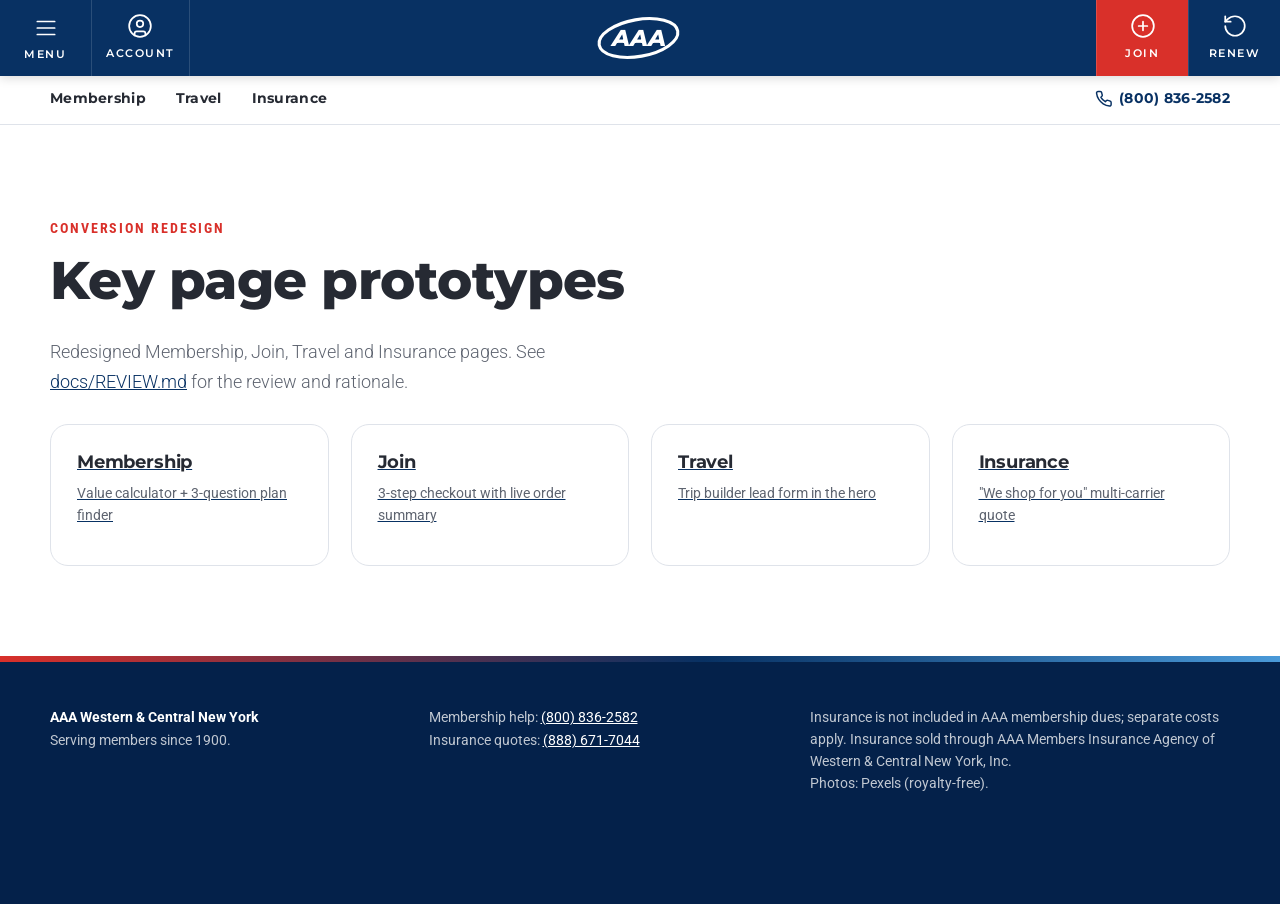
<file: index.html>
<!doctype html>
<html lang="en">
<head>
  <meta charset="utf-8">
  <meta name="viewport" content="width=device-width, initial-scale=1">
  <title>AAA WCNY Conversion Redesign</title>
  <link href="https://fonts.googleapis.com/css2?family=Montserrat:ital,wght@0,600;0,700;0,800;1,800&family=Roboto+Condensed:wght@400;700&family=Roboto:wght@300;400;500;700&display=swap" rel="stylesheet">
  <link rel="stylesheet" href="assets/styles.css">
</head>
<body>
  <script src="assets/icons.js"></script>
  <script src="assets/app.js"></script>
  <script>AAA.mountChrome("");</script>
  <section class="section">
    <div class="container">
      <span class="eyebrow">Conversion redesign</span>
      <h1>Key page prototypes</h1>
      <p class="lead">Redesigned Membership, Join, Travel and Insurance pages. See <a href="docs/REVIEW.md">docs/REVIEW.md</a> for the review and rationale.</p>
      <div class="grid grid-4" style="margin-top:28px">
        <a class="card" href="membership.html"><h3>Membership</h3><p class="muted small">Value calculator + 3-question plan finder</p></a>
        <a class="card" href="join.html"><h3>Join</h3><p class="muted small">3-step checkout with live order summary</p></a>
        <a class="card" href="travel.html"><h3>Travel</h3><p class="muted small">Trip builder lead form in the hero</p></a>
        <a class="card" href="insurance.html"><h3>Insurance</h3><p class="muted small">"We shop for you" multi-carrier quote</p></a>
      </div>
    </div>
  </section>
</body>
</html>
</file>
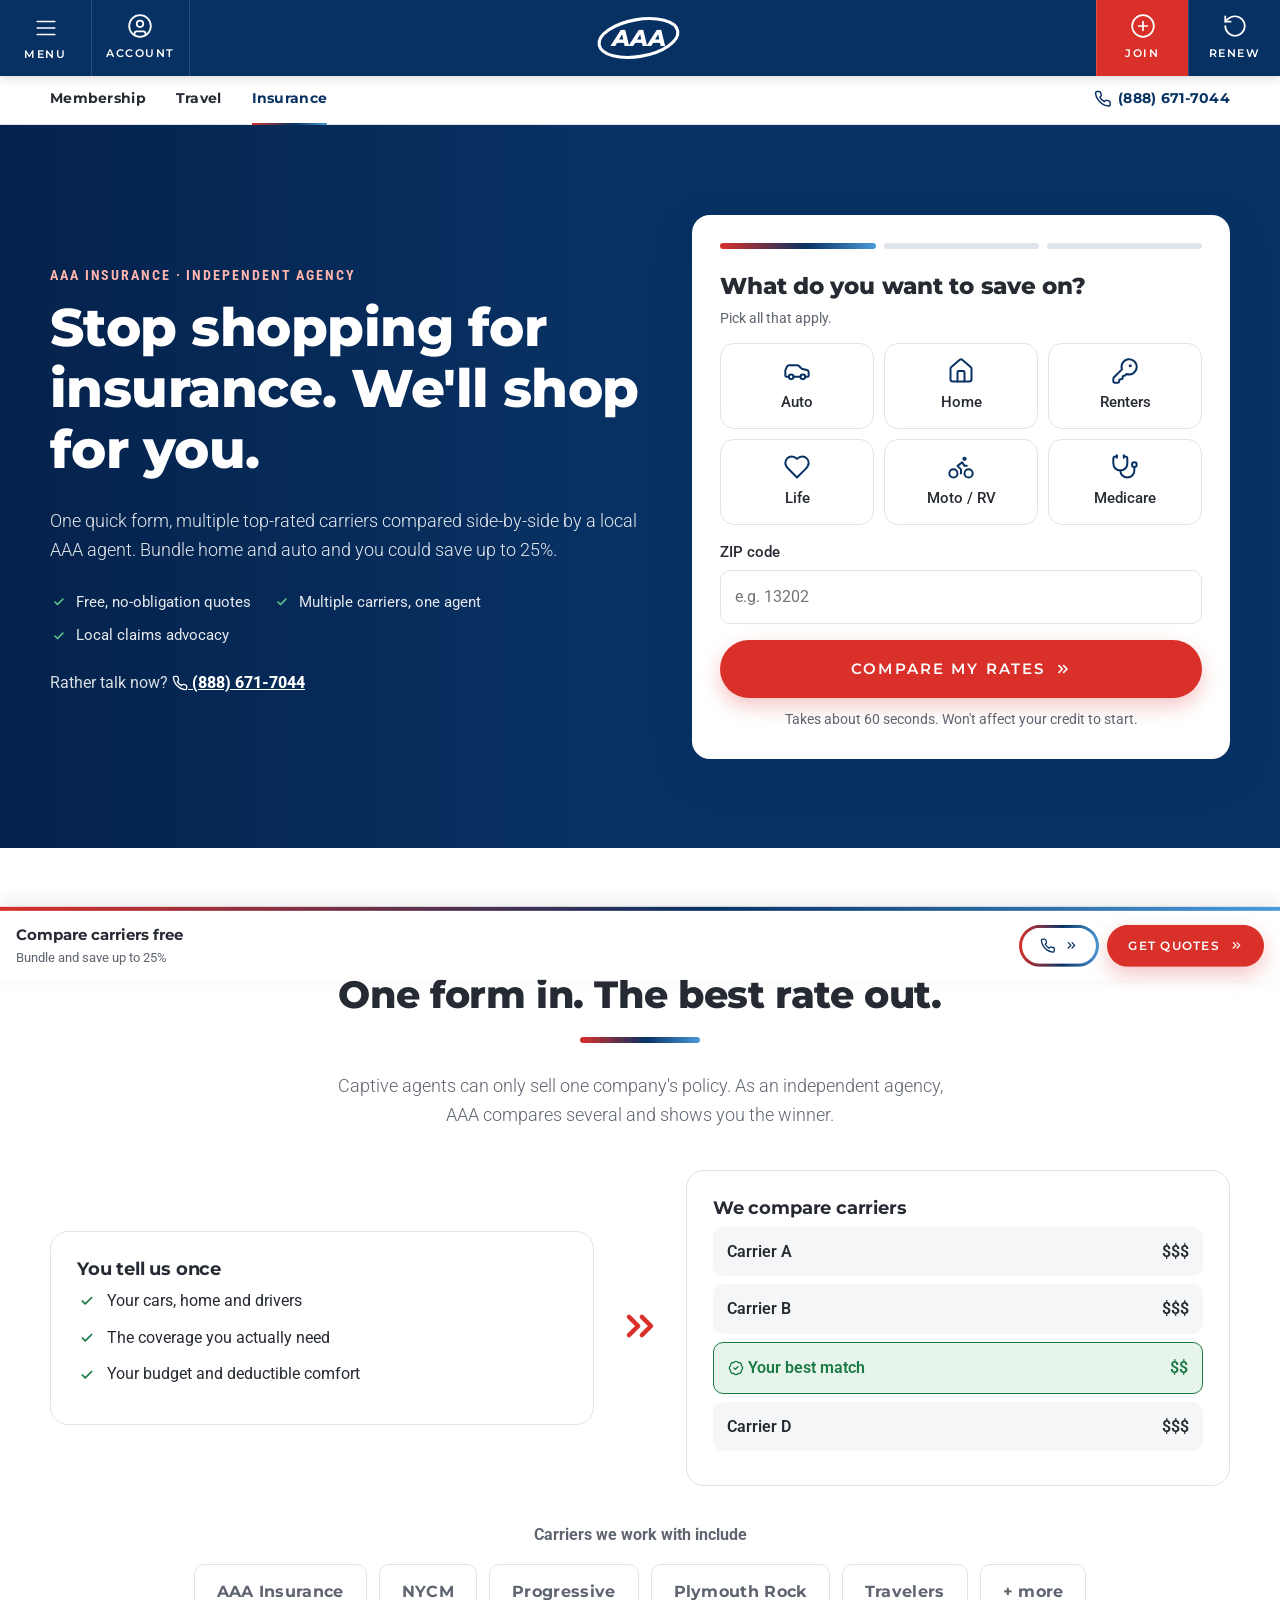
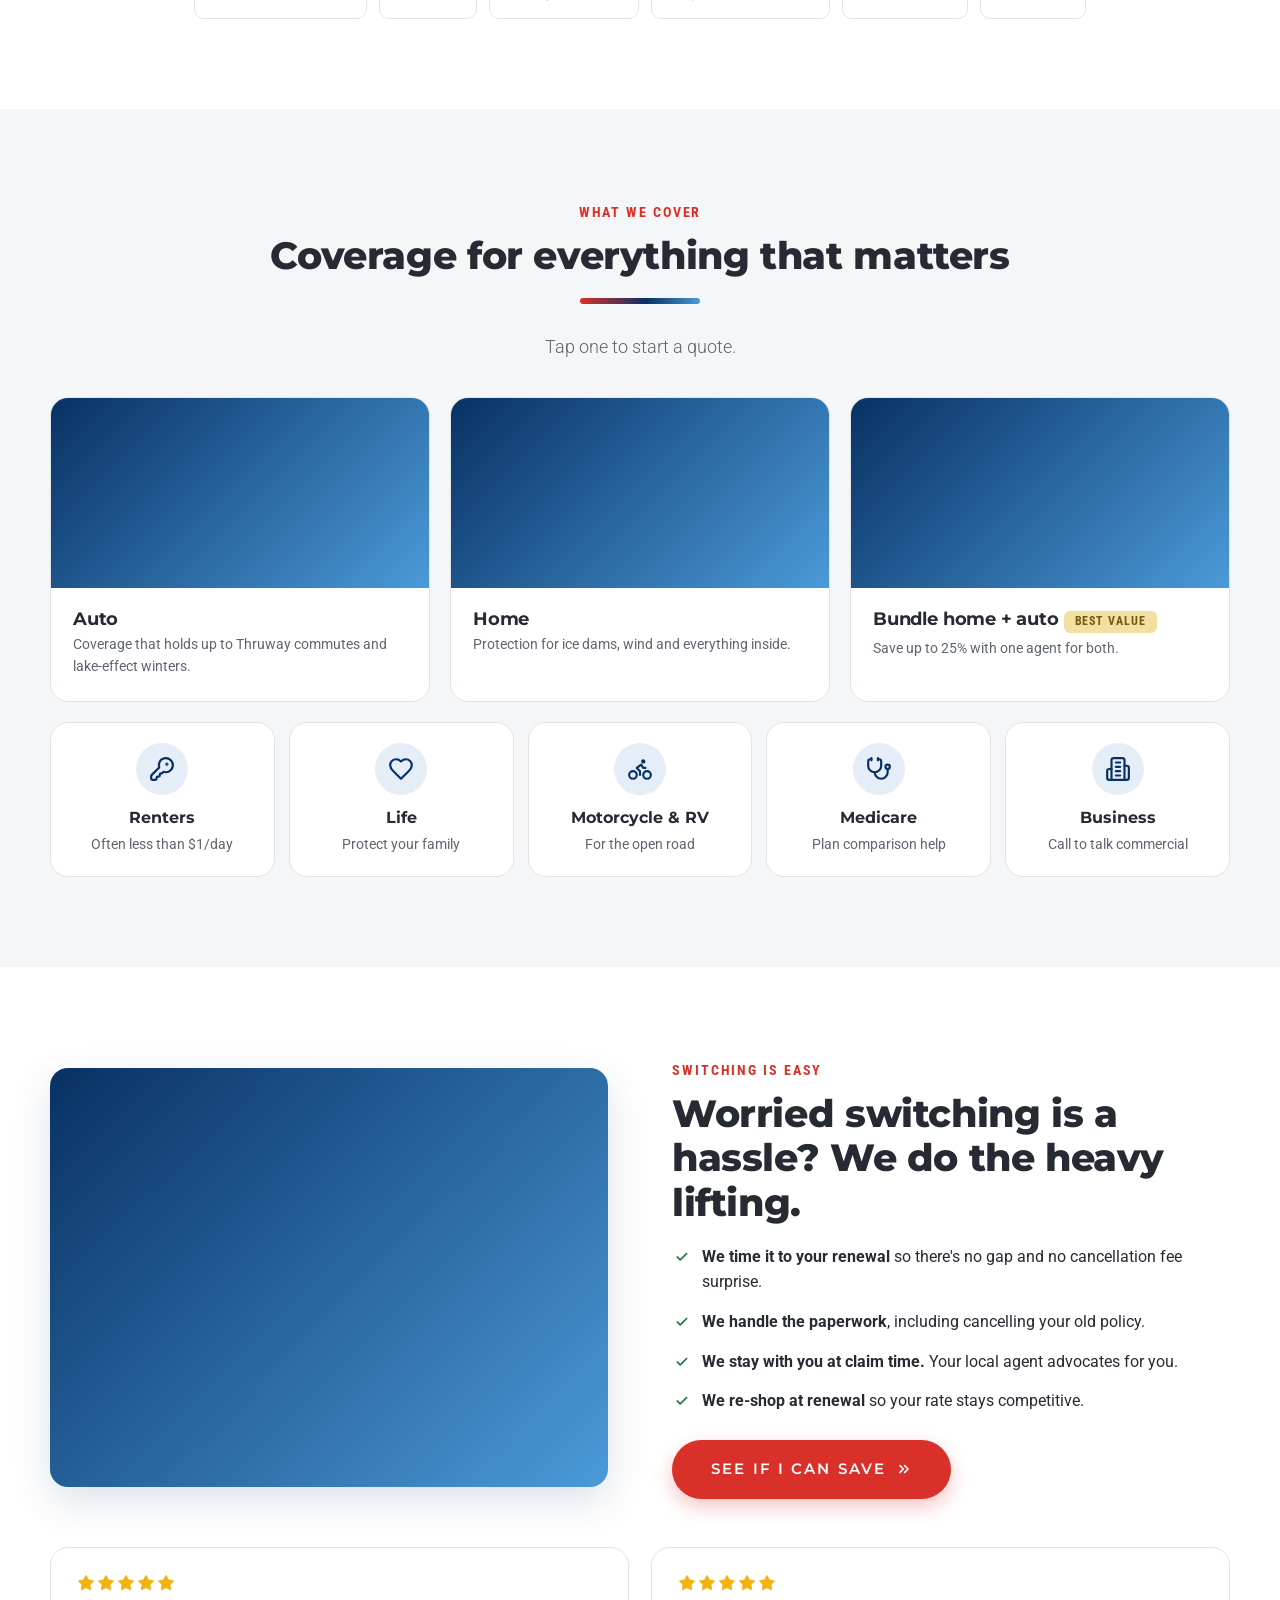
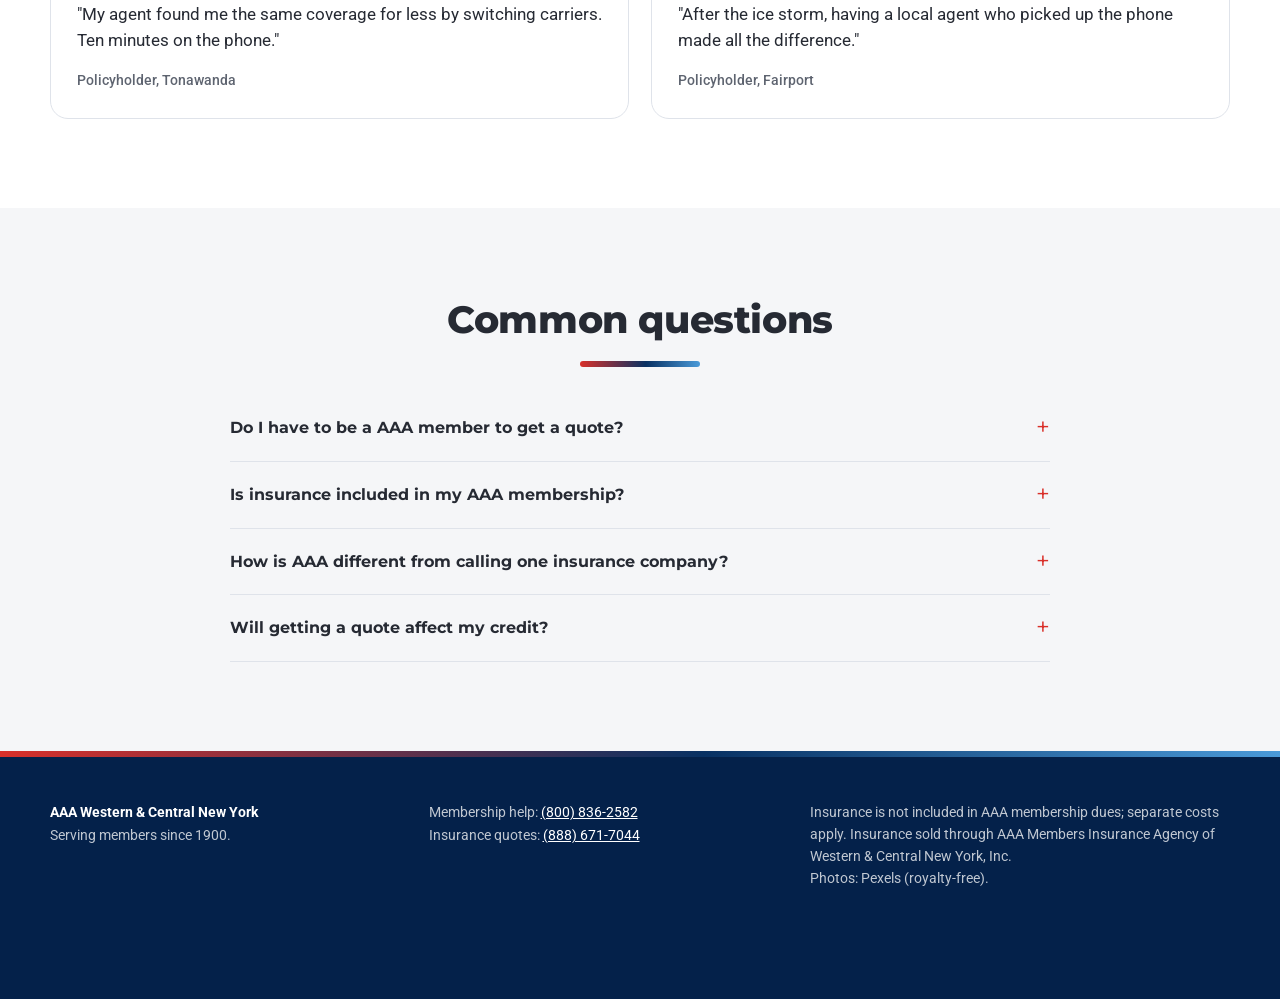
<file: insurance.html>
<!doctype html>
<html lang="en">
<head>
  <meta charset="utf-8">
  <meta name="viewport" content="width=device-width, initial-scale=1">
  <title>AAA Insurance | One Call. Multiple Carriers. Your Best Rate.</title>
  <meta name="description" content="AAA is an independent agency: we shop multiple top carriers for you. Start a free auto, home or bundle quote in 60 seconds, or pick a time for a local agent to call.">
  <link rel="preconnect" href="https://fonts.googleapis.com">
  <link rel="preconnect" href="https://fonts.gstatic.com" crossorigin>
  <link href="https://fonts.googleapis.com/css2?family=Montserrat:ital,wght@0,600;0,700;0,800;1,800&family=Roboto+Condensed:wght@400;700&family=Roboto:wght@300;400;500;700&display=swap" rel="stylesheet">
  <link rel="stylesheet" href="assets/styles.css">
  <style>
    .quote-card { padding: 28px; }
    .quote-card h2 { font-size: 1.45rem; }
    .what { display: grid; grid-template-columns: repeat(3, 1fr); gap: 10px; }
    @media (max-width: 480px) { .what { grid-template-columns: repeat(2, 1fr); } }
    .what .choice > span { min-height: 86px; }
    .bundle-hint { display: none; margin-top: 12px; }
    .bundle-hint.show { display: block; animation: fadeIn .25s; }

    .carriers { display: flex; flex-wrap: wrap; gap: 12px; justify-content: center; }
    .carriers span { background: #fff; border: 1px solid var(--line); border-radius: 10px; padding: 14px 22px; font-family: var(--font-head); font-weight: 700; color: var(--muted); letter-spacing: .02em; }

    .shop { display: grid; grid-template-columns: 1fr auto 1fr; gap: 24px; align-items: center; }
    @media (max-width: 820px) { .shop { grid-template-columns: 1fr; } .shop .arrow { transform: rotate(90deg); justify-self: center; } }
    .shop .arrow { color: var(--red); }
    .shop .arrow svg.icon { width: 44px; height: 44px; stroke-width: 2.4; }
    .carrier-quotes .row { display: flex; justify-content: space-between; align-items: center; padding: 12px 14px; border-radius: 10px; margin-bottom: 8px; background: var(--bg-alt); font-weight: 600; }
    .carrier-quotes .row.best { background: var(--green-light); color: var(--green); border: 1.5px solid var(--green); }

    .products { display: grid; grid-template-columns: repeat(5, 1fr); gap: 14px; }
    @media (max-width: 820px) { .products { grid-template-columns: repeat(2, 1fr); } }
    .product { text-align: center; padding: 20px 14px; cursor: pointer; transition: border-color .15s, transform .15s; }
    .product:hover { border-color: var(--navy); transform: translateY(-2px); }
    .product strong { display: block; margin-top: 10px; font-family: var(--font-head); }
    .feature-lines { display: grid; grid-template-columns: repeat(3, 1fr); gap: 20px; margin-bottom: 20px; }
    @media (max-width: 820px) { .feature-lines { grid-template-columns: 1fr; } }
    .line-card { padding: 0; overflow: hidden; cursor: pointer; text-align: left; transition: transform .15s, box-shadow .15s; }
    .line-card:hover { transform: translateY(-3px); box-shadow: var(--shadow); }
    .line-card .photo { height: 190px; }
    .line-card .body { padding: 20px 22px 24px; }
    .line-card h3 { margin-bottom: 4px; }

    .slots { display: grid; grid-template-columns: repeat(3, 1fr); gap: 8px; }
    .slots .choice > span { min-height: 46px; font-size: .9rem; }
    .done-box { text-align: center; }
    .switch-list li { margin-bottom: 14px; }
  </style>
</head>
<body>
  <script src="assets/icons.js"></script>
  <script src="assets/app.js"></script>
  <script>AAA.mountChrome("Insurance");</script>

  <!-- HERO: lead with the differentiator (independent agency that shops carriers), quote starts in hero -->
  <section class="hero ins">
    <div class="hero-bg"><img src="https://images.pexels.com/photos/7578862/pexels-photo-7578862.jpeg?auto=compress&cs=tinysrgb&w=2000" alt="Family home with a double garage at dusk" onerror="this.remove()"></div>
    <div class="container hero-grid">
      <div>
        <span class="eyebrow">AAA Insurance · Independent agency</span>
        <h1>Stop shopping for insurance. We'll shop for you.</h1>
        <p class="lead">One quick form, multiple top-rated carriers compared side-by-side by a local AAA agent. Bundle home and auto and you could save up to 25%.</p>
        <div class="trust-row">
          <span>Free, no-obligation quotes</span>
          <span>Multiple carriers, one agent</span>
          <span>Local claims advocacy</span>
        </div>
        <p style="margin-top:22px;color:rgba(255,255,255,.85)">Rather talk now? <a href="tel:8886717044" style="color:#fff;font-weight:800" data-track="ins_hero_phone"><i data-icon="phone" class="i-inline"></i> (888) 671-7044</a></p>
      </div>

      <div class="card card-elevated quote-card" id="quote">
        <form id="ins-form" novalidate>
          <div class="progress" aria-hidden="true"><div class="step done"></div><div class="step"></div><div class="step"></div></div>

          <div class="wizard-step active" data-step="0">
            <h2>What do you want to save on?</h2>
            <p class="muted small" style="margin-top:-4px">Pick all that apply.</p>
            <div class="field">
              <div class="what" id="what">
                <label class="choice"><input type="checkbox" name="lines" value="Auto"><span><i data-icon="car" class="ico"></i>Auto</span></label>
                <label class="choice"><input type="checkbox" name="lines" value="Home"><span><i data-icon="house" class="ico"></i>Home</span></label>
                <label class="choice"><input type="checkbox" name="lines" value="Renters"><span><i data-icon="key-round" class="ico"></i>Renters</span></label>
                <label class="choice"><input type="checkbox" name="lines" value="Life"><span><i data-icon="heart" class="ico"></i>Life</span></label>
                <label class="choice"><input type="checkbox" name="lines" value="Motorcycle / RV"><span><i data-icon="bike" class="ico"></i>Moto / RV</span></label>
                <label class="choice"><input type="checkbox" name="lines" value="Medicare"><span><i data-icon="stethoscope" class="ico"></i>Medicare</span></label>
              </div>
              <div class="error-msg">Pick at least one.</div>
            </div>
            <div class="highlight-box bundle-hint" id="bundle-hint">Nice! Bundling auto + home is where members typically save the most, up to 25%.</div>
            <div class="field" style="margin-top:16px">
              <label for="i-zip">ZIP code</label>
              <input type="text" id="i-zip" name="zip" inputmode="numeric" maxlength="5" required data-zip placeholder="e.g. 13202">
              <div class="error-msg">Enter a 5-digit ZIP.</div>
            </div>
            <button type="button" class="btn btn-primary btn-lg btn-block" data-next>Compare my rates</button>
            <p class="small muted center" style="margin:10px 0 0">Takes about 60 seconds. Won't affect your credit to start.</p>
          </div>

          <div class="wizard-step" data-step="1">
            <h2>A few quick details</h2>
            <div class="field">
              <label>Current situation</label>
              <div class="choices" data-required-group style="grid-template-columns:1fr 1fr">
                <label class="choice"><input type="radio" name="current" value="Insured, renewal coming up"><span style="min-height:56px">Renewal coming up</span></label>
                <label class="choice"><input type="radio" name="current" value="Insured, just checking rates"><span style="min-height:56px">Just checking rates</span></label>
                <label class="choice"><input type="radio" name="current" value="New car or home"><span style="min-height:56px">New car or home</span></label>
                <label class="choice"><input type="radio" name="current" value="Not currently insured"><span style="min-height:56px">Not insured now</span></label>
              </div>
              <div class="error-msg">Pick one.</div>
            </div>
            <div class="field">
              <label for="i-renew">When does your current policy renew? <span class="muted">(optional)</span></label>
              <select id="i-renew" name="renewal"><option value="">Not sure</option><option>This month</option><option>1–2 months</option><option>3–6 months</option><option>6+ months</option></select>
            </div>
            <label style="display:flex;gap:8px;font-weight:500;font-size:.9rem"><input type="checkbox" name="isMember" value="yes"> I'm a AAA member</label>
            <div class="wizard-nav"><button type="button" class="btn btn-ghost btn-back" data-back>Back</button><button type="button" class="btn btn-primary" data-next>Almost done</button></div>
          </div>

          <div class="wizard-step" data-step="2">
            <h2>Where should we send your quotes?</h2>
            <div class="field-row">
              <div class="field"><label for="i-name">Full name</label><input type="text" id="i-name" name="name" autocomplete="name" required><div class="error-msg">Required</div></div>
              <div class="field"><label for="i-phone">Phone</label><input type="tel" id="i-phone" name="phone" autocomplete="tel" required><div class="error-msg">10-digit phone</div></div>
            </div>
            <div class="field"><label for="i-email">Email</label><input type="email" id="i-email" name="email" autocomplete="email" required><div class="error-msg">Valid email</div></div>
            <div class="field">
              <label>Best time for a quick call from your agent</label>
              <div class="slots">
                <label class="choice"><input type="radio" name="callTime" value="Morning" checked><span><i data-icon="sunrise" class="i-inline"></i> Morning</span></label>
                <label class="choice"><input type="radio" name="callTime" value="Afternoon"><span><i data-icon="sun" class="i-inline"></i> Afternoon</span></label>
                <label class="choice"><input type="radio" name="callTime" value="Email only"><span><i data-icon="mail" class="i-inline"></i> Email only</span></label>
              </div>
            </div>
            <button type="submit" class="btn btn-primary btn-lg btn-block" id="ins-submit">Get my free quotes</button>
            <div class="wizard-nav" style="margin-top:10px"><button type="button" class="btn btn-ghost btn-sm btn-back" data-back>Back</button><span class="small muted" style="align-self:center">No spam. No obligation.</span></div>
          </div>

          <div class="wizard-step" data-step="3">
            <div class="done-box">
              <div class="done-check"><i data-icon="check"></i></div>
              <h2>We're on it, <span id="i-first"></span>.</h2>
              <p class="muted">A licensed AAA agent is comparing <strong id="i-lines"></strong> rates across our carriers and will reach out <span id="i-when"></span>.</p>
              <div class="highlight-box" style="text-align:left" id="i-upsell">Tip: AAA members can unlock additional insurance discounts. <a href="join.html?from=insurance">Join AAA <i data-icon="chevrons-right" class="i-inline"></i></a></div>
              <p class="small muted" style="margin-top:14px">Want it faster? Call <a href="tel:8886717044">(888) 671-7044</a>.</p>
            </div>
          </div>
        </form>
      </div>
    </div>
  </section>

  <!-- HOW SHOPPING WORKS: visualize the "we shop for you" promise -->
  <section class="section">
    <div class="container">
      <div class="center" style="margin-bottom:40px">
        <span class="eyebrow">The AAA advantage</span>
        <h2>One form in. The best rate out.</h2>
        <div class="gradient-rule"></div>
        <p class="lead">Captive agents can only sell one company's policy. As an independent agency, AAA compares several and shows you the winner.</p>
      </div>
      <div class="shop">
        <div class="card">
          <h3>You tell us once</h3>
          <ul class="checklist">
            <li>Your cars, home and drivers</li>
            <li>The coverage you actually need</li>
            <li>Your budget and deductible comfort</li>
          </ul>
        </div>
        <div class="arrow" aria-hidden="true"><i data-icon="chevrons-right"></i></div>
        <div class="card carrier-quotes">
          <h3>We compare carriers</h3>
          <div class="row"><span>Carrier A</span><span>$$$</span></div>
          <div class="row"><span>Carrier B</span><span>$$$</span></div>
          <div class="row best"><span><i data-icon="badge-check" class="i-inline"></i> Your best match</span><span>$$</span></div>
          <div class="row"><span>Carrier D</span><span>$$$</span></div>
        </div>
      </div>
      <p class="center muted" style="margin-top:36px;font-weight:700">Carriers we work with include</p>
      <div class="carriers">
        <span>AAA Insurance</span><span>NYCM</span><span>Progressive</span><span>Plymouth Rock</span><span>Travelers</span><span>+ more</span>
      </div>
    </div>
  </section>

  <!-- PRODUCTS: each tile pre-selects that line in the quote form -->
  <section class="section alt">
    <div class="container">
      <div class="center" style="margin-bottom:36px">
        <span class="eyebrow">What we cover</span>
        <h2>Coverage for everything that matters</h2>
        <div class="gradient-rule"></div>
        <p class="lead">Tap one to start a quote.</p>
      </div>
      <div id="products">
      <div class="feature-lines">
        <div class="card line-card" data-line="Auto" role="button" tabindex="0">
          <div class="photo"><img src="https://images.pexels.com/photos/12875/pexels-photo-12875.jpeg?auto=compress&cs=tinysrgb&w=900" alt="White SUV driving on a snowy road" loading="lazy" onerror="this.remove()"></div>
          <div class="body"><h3>Auto</h3><p class="small muted" style="margin:0">Coverage that holds up to Thruway commutes and lake-effect winters.</p></div>
        </div>
        <div class="card line-card" data-line="Home" role="button" tabindex="0">
          <div class="photo"><img src="https://images.pexels.com/photos/5071177/pexels-photo-5071177.jpeg?auto=compress&cs=tinysrgb&w=900" alt="Suburban house with a well-kept lawn" loading="lazy" onerror="this.remove()"></div>
          <div class="body"><h3>Home</h3><p class="small muted" style="margin:0">Protection for ice dams, wind and everything inside.</p></div>
        </div>
        <div class="card line-card" data-line="Auto,Home" role="button" tabindex="0">
          <div class="photo"><img src="https://images.pexels.com/photos/7642037/pexels-photo-7642037.jpeg?auto=compress&cs=tinysrgb&w=900" alt="Family in their living room holding the keys to their new home" loading="lazy" onerror="this.remove()"></div>
          <div class="body"><h3>Bundle home + auto <span class="badge badge-gold">Best value</span></h3><p class="small muted" style="margin:0">Save up to 25% with one agent for both.</p></div>
        </div>
      </div>
      <div class="products">
        <div class="card product" data-line="Renters" role="button" tabindex="0"><div class="icon-circle"><i data-icon="key-round"></i></div><strong>Renters</strong><span class="small muted">Often less than $1/day</span></div>
        <div class="card product" data-line="Life" role="button" tabindex="0"><div class="icon-circle"><i data-icon="heart"></i></div><strong>Life</strong><span class="small muted">Protect your family</span></div>
        <div class="card product" data-line="Motorcycle / RV" role="button" tabindex="0"><div class="icon-circle"><i data-icon="bike"></i></div><strong>Motorcycle &amp; RV</strong><span class="small muted">For the open road</span></div>
        <div class="card product" data-line="Medicare" role="button" tabindex="0"><div class="icon-circle"><i data-icon="stethoscope"></i></div><strong>Medicare</strong><span class="small muted">Plan comparison help</span></div>
        <a class="card product" href="tel:8886717044" style="text-decoration:none;color:inherit"><div class="icon-circle"><i data-icon="building-2"></i></div><strong>Business</strong><span class="small muted">Call to talk commercial</span></a>
      </div>
      </div>
    </div>
  </section>

  <!-- SWITCHING FEAR: the #1 reason people don't change insurance -->
  <section class="section">
    <div class="container">
      <div class="split">
      <div class="photo"><img src="https://images.pexels.com/photos/7641903/pexels-photo-7641903.jpeg?auto=compress&cs=tinysrgb&w=1400" alt="Couple holding the keys to their new home" loading="lazy" onerror="this.remove()"></div>
      <div>
        <span class="eyebrow">Switching is easy</span>
        <h2>Worried switching is a hassle? We do the heavy lifting.</h2>
        <ul class="checklist switch-list">
          <li><strong>We time it to your renewal</strong> so there's no gap and no cancellation fee surprise.</li>
          <li><strong>We handle the paperwork</strong>, including cancelling your old policy.</li>
          <li><strong>We stay with you at claim time.</strong> Your local agent advocates for you.</li>
          <li><strong>We re-shop at renewal</strong> so your rate stays competitive.</li>
        </ul>
        <a class="btn btn-primary btn-lg" href="#quote" data-track="ins_switch_cta" style="margin-top:12px">See if I can save</a>
      </div>
      </div>
      <div class="grid grid-2" style="margin-top:48px">
        <blockquote class="card quote"><div class="stars" data-stars></div>"My agent found me the same coverage for less by switching carriers. Ten minutes on the phone."<footer>Policyholder, Tonawanda</footer></blockquote>
        <blockquote class="card quote"><div class="stars" data-stars></div>"After the ice storm, having a local agent who picked up the phone made all the difference."<footer>Policyholder, Fairport</footer></blockquote>
      </div>
    </div>
  </section>

  <section class="section alt">
    <div class="container" style="max-width:820px">
      <h2 class="center">Common questions</h2>
      <div class="gradient-rule"></div>
      <div class="faq">
        <details><summary>Do I have to be a AAA member to get a quote?</summary><p>No. Anyone can get a quote. Members may qualify for additional discounts.</p></details>
        <details><summary>Is insurance included in my AAA membership?</summary><p>No. Insurance is separate from membership dues, and separate costs apply.</p></details>
        <details><summary>How is AAA different from calling one insurance company?</summary><p>AAA Members Insurance Agency works with multiple carriers, so we can compare options for you instead of offering a single company's policy.</p></details>
        <details><summary>Will getting a quote affect my credit?</summary><p>Starting a quote with us won't affect your credit. Your agent will explain any information a carrier requires before finalizing a policy.</p></details>
      </div>
    </div>
  </section>

  <div class="sticky-cta" id="sticky">
    <div class="sticky-text">Compare carriers free<small>Bundle and save up to 25%</small></div>
    <div style="display:flex;gap:8px"><a class="btn btn-ghost btn-sm" href="tel:8886717044" aria-label="Call"><i data-icon="phone"></i></a><a class="btn btn-primary btn-sm" href="#quote" data-track="ins_sticky">Get quotes</a></div>
  </div>

  <script>
  (function () {
    const { $, $$ } = AAA;
    const form = $("#ins-form");
    const steps = $$(".wizard-step", form);
    let step = 0;

    function lines() { return $$("input[name=lines]:checked").map((i) => i.value); }
    function updateBundle() {
      const l = lines();
      $("#bundle-hint").classList.toggle("show", l.includes("Auto") && (l.includes("Home") || l.includes("Renters")));
    }
    $("#what").addEventListener("change", updateBundle);

    function showStep(i) {
      step = i;
      steps.forEach((s, j) => s.classList.toggle("active", j === i));
      $$(".progress .step", form).forEach((s, j) => s.classList.toggle("done", j <= i));
      AAA.track("ins_step", { step: i + 1 });
    }
    $$("[data-next]", form).forEach((b) => b.addEventListener("click", () => {
      if (step === 0) {
        const ok = lines().length > 0;
        $("#what").closest(".field").classList.toggle("has-error", !ok);
        if (!AAA.validate(steps[0]) || !ok) return;
      } else if (!AAA.validate(steps[step])) return;
      showStep(step + 1);
    }));
    $$("[data-back]", form).forEach((b) => b.addEventListener("click", () => showStep(step - 1)));
    $("#i-zip").addEventListener("input", (e) => (e.target.value = e.target.value.replace(/\D/g, "").slice(0, 5)));

    // Product tiles and ?line= links pre-select coverage.
    function preselect(list) {
      $$("input[name=lines]").forEach((i) => (i.checked = list.includes(i.value)));
      updateBundle();
      showStep(0);
      $("#quote").scrollIntoView({ behavior: "smooth", block: "center" });
      setTimeout(() => $("#i-zip").focus({ preventScroll: true }), 500);
    }
    $("#products").addEventListener("click", (e) => {
      const t = e.target.closest("[data-line]");
      if (t) preselect(t.dataset.line.split(","));
    });
    $("#products").addEventListener("keydown", (e) => {
      const t = e.target.closest("[data-line]");
      if (t && (e.key === "Enter" || e.key === " ")) { e.preventDefault(); preselect(t.dataset.line.split(",")); }
    });

    AAA.persist(form, "aaa_ins_draft");
    const qp = new URLSearchParams(location.search).get("line");
    if (qp) $$("input[name=lines]").forEach((i) => (i.checked = qp.split(",").includes(i.value)));
    updateBundle();

    form.addEventListener("submit", async (e) => {
      e.preventDefault();
      if (!AAA.validate(steps[2])) return;
      const btn = $("#ins-submit");
      btn.disabled = true; btn.textContent = "Sending…";
      const d = AAA.formData(form);
      try {
        await AAA.submitLead("insuranceLead", d);
        try { localStorage.removeItem("aaa_ins_draft"); } catch (_) {}
        $("#i-first").textContent = (d.name || "").split(" ")[0];
        const l = [].concat(d.lines || []);
        $("#i-lines").textContent = l.join(" + ").toLowerCase() || "your";
        $("#i-when").textContent = d.callTime === "Email only" ? "by email within 1 business day" : `by phone in the ${String(d.callTime).toLowerCase()}`;
        $("#i-upsell").style.display = d.isMember ? "none" : "block";
        $(".progress", form).style.display = "none";
        showStep(3);
      } catch (_) {
        btn.disabled = false; btn.textContent = "Get my free quotes";
        AAA.toast("Couldn't send. Please call (888) 671-7044.");
      }
    });

    AAA.stickyAfter($("#quote"), $("#sticky"));
  })();
  </script>
</body>
</html>
</file>
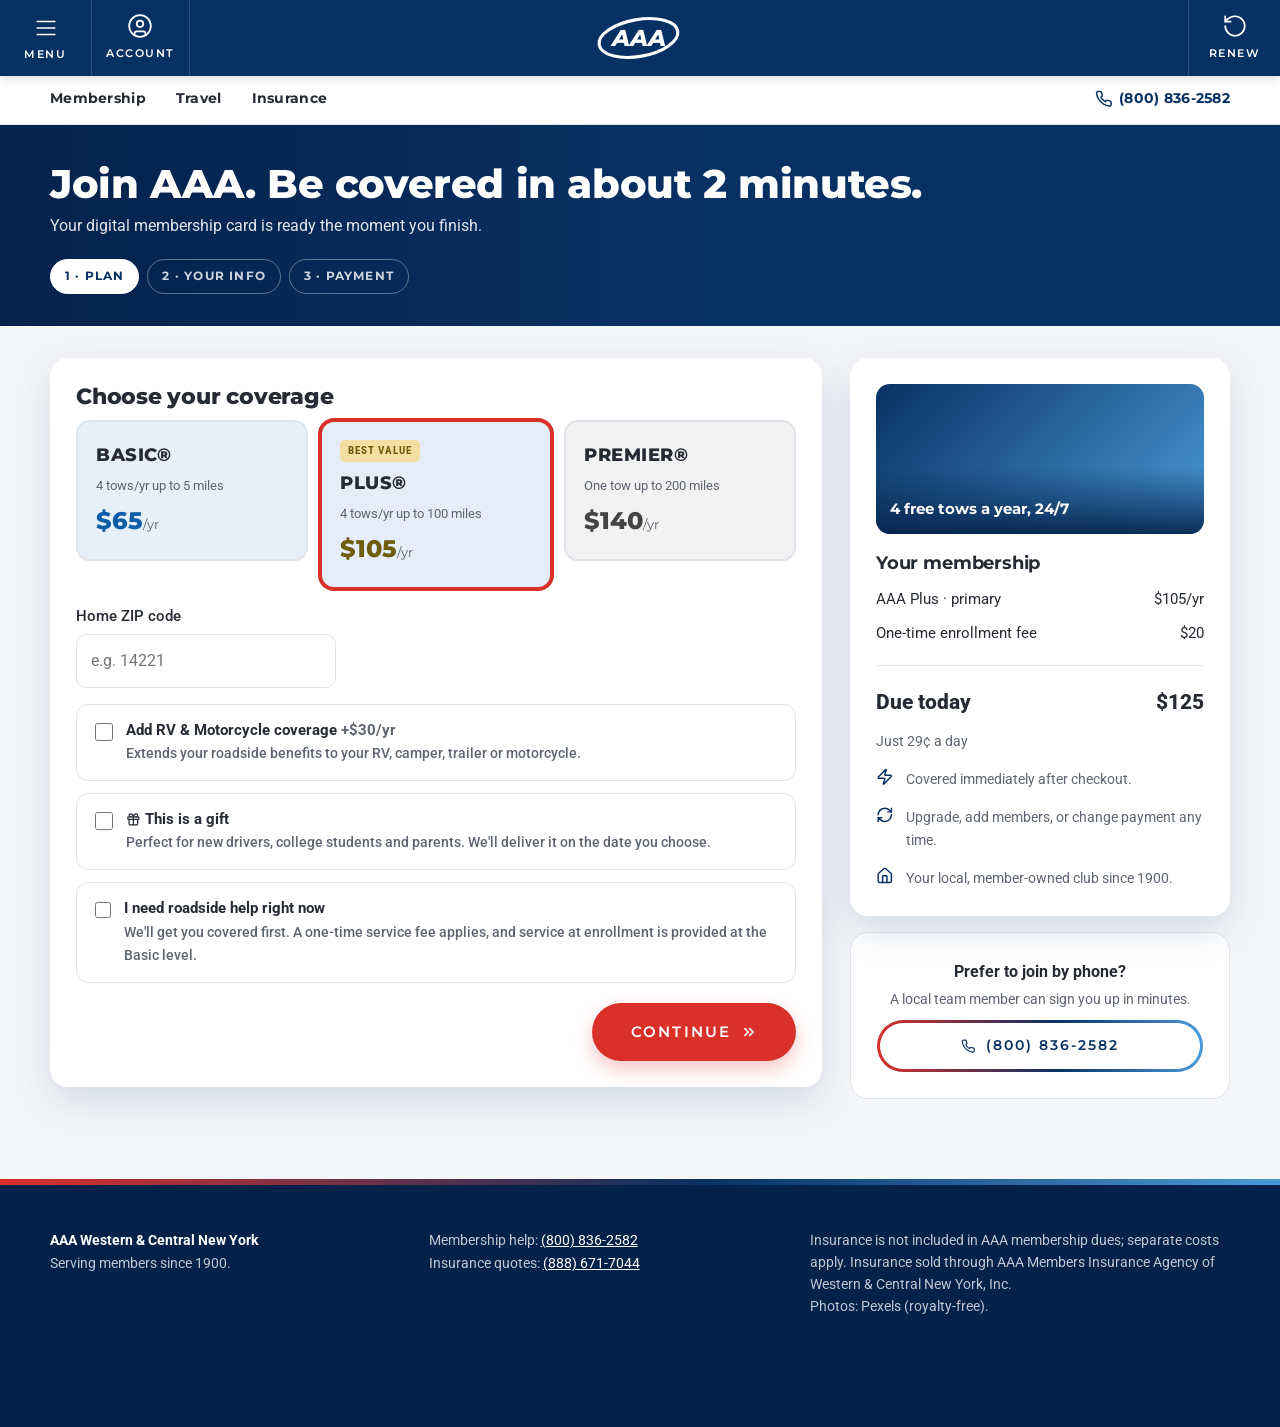
<file: join.html>
<!doctype html>
<html lang="en">
<head>
  <meta charset="utf-8">
  <meta name="viewport" content="width=device-width, initial-scale=1">
  <title>Join AAA | Covered in About 2 Minutes</title>
  <meta name="description" content="Join AAA Western & Central New York online in about 2 minutes. Pick a plan, add your household, and get your digital card instantly.">
  <link rel="preconnect" href="https://fonts.googleapis.com">
  <link rel="preconnect" href="https://fonts.gstatic.com" crossorigin>
  <link href="https://fonts.googleapis.com/css2?family=Montserrat:ital,wght@0,600;0,700;0,800;1,800&family=Roboto+Condensed:wght@400;700&family=Roboto:wght@300;400;500;700&display=swap" rel="stylesheet">
  <link rel="stylesheet" href="assets/styles.css">
  <style>
    body { background: var(--bg-alt); }
    .join-wrap { display: grid; grid-template-columns: 1fr 380px; gap: 28px; padding: 32px 0 80px; align-items: start; }
    @media (max-width: 960px) { .join-wrap { grid-template-columns: 1fr; } .summary-col { order: -1; } }
    /* Compact photo banner keeps brand warmth without pushing the form down */
    .join-banner { position: relative; background: var(--navy); color: #fff; overflow: hidden; }
    .join-banner .bg { position: absolute; inset: 0; }
    .join-banner .bg img { width: 100%; height: 100%; object-fit: cover; object-position: center 30%; }
    .join-banner .bg::after { content: ""; position: absolute; inset: 0; background: linear-gradient(90deg, rgba(4,33,74,.95) 0%, rgba(8,49,99,.8) 55%, rgba(8,49,99,.3) 100%); }
    .join-head { position: relative; padding: 36px 0 32px; }
    .join-head h1 { color: #fff; font-size: clamp(1.7rem, 3.5vw, 2.5rem); margin-bottom: 6px; }
    .join-head p { color: rgba(255,255,255,.88); }
    .stepper-head { display: flex; gap: 8px; margin: 20px 0 0; flex-wrap: wrap; }
    .stepper-head span { font-family: var(--font-head); font-size: .74rem; font-weight: 700; letter-spacing: .1em; text-transform: uppercase; color: rgba(255,255,255,.8); padding: 7px 14px; border-radius: 999px; border: 1.5px solid rgba(255,255,255,.35); }
    .stepper-head span.on { background: #fff; color: var(--navy); border-color: #fff; }
    .stepper-head span.done { color: #8fe0b0; border-color: #8fe0b0; }

    .plan-pick { display: grid; grid-template-columns: repeat(3, 1fr); gap: 12px; }
    @media (max-width: 640px) { .plan-pick { grid-template-columns: 1fr; } }
    /* Tier colors match the live join page */
    .plan-pick .choice > span { align-items: flex-start; text-align: left; min-height: 130px; padding: 18px; border-width: 2px; }
    .plan-pick .choice > span b { font-family: var(--font-head); font-size: 1.15rem; font-weight: 800; text-transform: uppercase; letter-spacing: .03em; }
    .plan-pick .choice > span em { font-family: var(--font-head); font-style: normal; font-weight: 800; font-size: 1.5rem; margin-top: auto; }
    .plan-pick .basic > span { background: var(--basic-bg); } .plan-pick .basic em { color: #0d5ca8; }
    .plan-pick .plus > span { background: var(--gold-bg); } .plan-pick .plus em { color: var(--gold-ink); }
    .plan-pick .premier > span { background: var(--premier-bg); } .plan-pick .premier em { color: #444; }
    .plan-pick .choice input:checked + span { border-color: var(--red); box-shadow: 0 0 0 2px var(--red); background-image: none; }
    .plan-pick .tag { font-family: var(--font-label); font-size: .7rem; font-weight: 700; color: var(--gold-ink); background: var(--gold-tag); padding: 2px 8px; border-radius: 5px; text-transform: uppercase; letter-spacing: .08em; }

    .assoc { display: grid; grid-template-columns: 1fr 1fr auto; gap: 10px; align-items: end; margin-bottom: 10px; }
    @media (max-width: 560px) { .assoc { grid-template-columns: 1fr 1fr; } .assoc .rm { grid-column: span 2; } }
    .assoc .rm { border: none; background: none; color: var(--red); font-weight: 700; cursor: pointer; padding: 12px 6px; }
    .add-assoc { border: 2px dashed var(--line); background: #fff; border-radius: 12px; width: 100%; padding: 14px; font: inherit; font-weight: 700; color: var(--navy); cursor: pointer; }
    .add-assoc:hover { border-color: var(--navy); background: var(--navy-light); }

    .summary { position: sticky; top: 96px; }
    .sum-row { display: flex; justify-content: space-between; gap: 12px; margin-bottom: 10px; font-size: .95rem; }
    .sum-total { font-size: 1.3rem; font-weight: 800; }
    .guarantee { display: flex; gap: 12px; align-items: flex-start; font-size: .88rem; color: var(--muted); margin-top: 16px; }
    .guarantee .ico { color: var(--navy); display: inline-flex; }
    .summary-photo { height: 150px; border-radius: 14px; margin-bottom: 18px; }
    .summary-photo .cap { position: absolute; left: 0; right: 0; bottom: 0; padding: 30px 14px 12px; background: linear-gradient(transparent, rgba(4,33,74,.9)); color: #fff; font-family: var(--font-head); font-weight: 700; font-size: .95rem; }
    .help-card { margin-top: 16px; text-align: center; }

    .toggle-line { display: flex; gap: 10px; align-items: flex-start; padding: 14px; border: 1.5px solid var(--line); border-radius: 12px; cursor: pointer; margin-bottom: 12px; background: #fff; }
    .toggle-line input { margin-top: 4px; width: 18px; height: 18px; accent-color: var(--navy); }
    .toggle-line strong { display: block; }

    .billing-pick { display: grid; grid-template-columns: 1fr 1fr; gap: 12px; }
    .billing-pick .choice > span { min-height: 90px; }
    .save-tag { color: var(--green); font-size: .8rem; font-weight: 800; }

    .success { text-align: center; padding: 20px 0; }

    .member-card { max-width: 360px; margin: 24px auto; background: linear-gradient(135deg, var(--navy), var(--navy-dark)); border-bottom: 6px solid; border-image: var(--brand-gradient) 1; color: #fff; border-radius: 16px; padding: 22px; text-align: left; box-shadow: var(--shadow); }
    .member-card .num { font-family: ui-monospace, monospace; letter-spacing: .1em; margin-top: 28px; font-size: 1.05rem; }
    .lock { font-size: .82rem; color: var(--muted); display: flex; gap: 6px; align-items: center; justify-content: center; margin-top: 10px; }
    .summary-toggle { display: none; }
    @media (max-width: 960px) {
      .summary { position: static; }
      .summary-toggle { display: flex; justify-content: space-between; width: 100%; background: none; border: none; font: inherit; font-weight: 700; cursor: pointer; padding: 0; color: var(--ink); }
      .summary-body.collapsed { display: none; }
    }
  </style>
</head>
<body>
  <script src="assets/icons.js"></script>
  <script src="assets/app.js"></script>
  <script>AAA.mountChrome("Join");</script>

  <div class="join-banner">
    <div class="bg"><img src="https://images.pexels.com/photos/4173086/pexels-photo-4173086.jpeg?auto=compress&cs=tinysrgb&w=2000" alt="Driver on the phone beside her car on a country road" onerror="this.remove()"></div>
    <div class="container join-head">
      <h1>Join AAA. Be covered in about 2 minutes.</h1>
      <p style="margin:0">Your digital membership card is ready the moment you finish.</p>
      <div class="stepper-head" id="stepper-head">
        <span class="on">1 · Plan</span><span>2 · Your info</span><span>3 · Payment</span>
      </div>
    </div>
  </div>

  <div class="container join-wrap">
    <div>
      <form class="card card-elevated" id="join-form" novalidate>

        <!-- STEP 1: plan + ZIP (pricing is ZIP-based) -->
        <div class="wizard-step active" data-step="0">
          <h2 style="font-size:1.4rem">Choose your coverage</h2>
          <div class="field">
            <div class="plan-pick" data-required-group id="plan-pick"></div>
            <div class="error-msg">Choose a plan to continue.</div>
          </div>
          <div class="field" style="max-width:260px">
            <label for="zip">Home ZIP code</label>
            <input type="text" id="zip" name="zip" inputmode="numeric" maxlength="5" autocomplete="postal-code" required data-zip placeholder="e.g. 14221">
            <div class="error-msg">Enter a 5-digit ZIP code.</div>
          </div>
          <div class="notice" id="zip-notice" style="display:none">That ZIP looks like it may be outside Western &amp; Central NY. You can still continue, or <a href="https://www.aaa.com/stop" target="_blank" rel="noopener">find your local AAA club</a>.</div>
          <label class="toggle-line" id="rv-line">
            <input type="checkbox" name="rv" id="rv" value="yes">
            <span><strong>Add RV &amp; Motorcycle coverage <span class="muted" id="rv-price">+$30/yr</span></strong><span class="small muted" id="rv-sub">Extends your roadside benefits to your RV, camper, trailer or motorcycle.</span></span>
          </label>
          <label class="toggle-line">
            <input type="checkbox" name="gift" id="gift" value="yes">
            <span><strong><i data-icon="gift" class="i-inline"></i> This is a gift</strong><span class="small muted">Perfect for new drivers, college students and parents. We'll deliver it on the date you choose.</span></span>
          </label>
          <label class="toggle-line" id="need-line">
            <input type="checkbox" name="needNow" id="needNow" value="yes">
            <span><strong>I need roadside help right now</strong><span class="small muted">We'll get you covered first. A one-time service fee applies, and service at enrollment is provided at the Basic level.</span></span>
          </label>
          <div class="wizard-nav"><span></span><button type="button" class="btn btn-primary btn-lg" data-next>Continue</button></div>
        </div>

        <!-- STEP 2: member + household -->
        <div class="wizard-step" data-step="1">
          <div id="gift-block" style="display:none">
            <h2 style="font-size:1.4rem">From you</h2>
            <div class="field-row">
              <div class="field"><label for="giverName">Your name</label><input type="text" id="giverName" name="giverName" autocomplete="name" data-gift-required><div class="error-msg">Required</div></div>
              <div class="field"><label for="giverEmail">Your email (for the receipt)</label><input type="email" id="giverEmail" name="giverEmail" autocomplete="email" data-gift-required><div class="error-msg">Enter a valid email.</div></div>
            </div>
            <div class="field-row">
              <div class="field"><label for="giftDate">Deliver the gift on</label><input type="date" id="giftDate" name="giftDate" data-gift-required><div class="error-msg">Pick a date.</div></div>
              <div class="field"><label for="giftMsg">Gift message <span class="muted">(optional)</span></label><input type="text" id="giftMsg" name="giftMsg" maxlength="140" placeholder="Drive safe! Love, Mom"></div>
            </div>
            <div class="divider"></div>
          </div>
          <h2 style="font-size:1.4rem" id="member-heading">Who's getting covered?</h2>
          <div class="field-row">
            <div class="field"><label for="first">First name</label><input type="text" id="first" name="first" autocomplete="given-name" required><div class="error-msg">Required</div></div>
            <div class="field"><label for="last">Last name</label><input type="text" id="last" name="last" autocomplete="family-name" required><div class="error-msg">Required</div></div>
          </div>
          <div class="field-row">
            <div class="field"><label for="email">Email</label><input type="email" id="email" name="email" autocomplete="email" required><div class="error-msg">Enter a valid email.</div></div>
            <div class="field"><label for="phone">Mobile phone</label><input type="tel" id="phone" name="phone" autocomplete="tel" required><div class="error-msg">Enter a 10-digit phone.</div></div>
          </div>
          <div class="field"><label for="addr">Street address</label><input type="text" id="addr" name="addr" autocomplete="street-address" required><div class="error-msg">Required</div></div>
          <div class="field-row">
            <div class="field"><label for="city">City</label><input type="text" id="city" name="city" autocomplete="address-level2" required><div class="error-msg">Required</div></div>
            <div class="field"><label for="dob">Date of birth</label><input type="date" id="dob" name="dob" autocomplete="bday" required><div class="error-msg">Required</div></div>
          </div>

          <div class="divider"></div>
          <h3>Add your household <span class="badge badge-green">Save vs. separate memberships</span></h3>
          <p class="muted small">Each household member gets their own 4 free tows a year, in any car. Perfect for teen drivers and college students.</p>
          <div id="assoc-list"></div>
          <button type="button" class="add-assoc" id="add-assoc">+ Add a household member (<span id="assoc-price">$45</span>/yr)</button>

          <div class="wizard-nav"><button type="button" class="btn btn-ghost btn-back" data-back>Back</button><button type="button" class="btn btn-primary btn-lg" data-next>Continue to payment</button></div>
        </div>

        <!-- STEP 3: billing + payment -->
        <div class="wizard-step" data-step="2">
          <h2 style="font-size:1.4rem">How would you like to pay?</h2>
          <div class="billing-pick field">
            <label class="choice"><input type="radio" name="billing" value="year" checked><span><b>Pay yearly</b><small id="bill-year">$99 today</small></span></label>
            <label class="choice"><input type="radio" name="billing" value="month"><span><b>Pay monthly</b><small id="bill-month">$9.25/mo</small><span class="save-tag">Lowest upfront cost</span></span></label>
          </div>
          <label class="toggle-line">
            <input type="checkbox" name="autoRenew" value="yes" checked>
            <span><strong>Auto-renew so I'm never without coverage</strong><span class="small muted">Cancel auto-renew any time from your account.</span></span>
          </label>

          <div class="field"><label for="card">Card number</label><input type="text" id="card" inputmode="numeric" autocomplete="cc-number" placeholder="1234 5678 9012 3456" required><div class="error-msg">Enter your card number.</div></div>
          <div class="field-row">
            <div class="field"><label for="exp">Expiration</label><input type="text" id="exp" autocomplete="cc-exp" placeholder="MM / YY" required><div class="error-msg">Required</div></div>
            <div class="field"><label for="cvc">Security code</label><input type="text" id="cvc" inputmode="numeric" autocomplete="cc-csc" placeholder="123" required><div class="error-msg">Required</div></div>
          </div>
          <label class="toggle-line" style="border:none;padding:0">
            <input type="checkbox" name="terms" value="yes" required id="terms">
            <span class="small">I agree to the <a href="https://westerncentralnyaaa.com/membership/my-aaa/membership-terms" target="_blank" rel="noopener">membership terms</a>.</span>
          </label>
          <div class="field" style="margin:0"><div class="error-msg" id="terms-err">Please accept the membership terms.</div></div>

          <div class="wizard-nav"><button type="button" class="btn btn-ghost btn-back" data-back>Back</button><button type="submit" class="btn btn-primary btn-lg" id="pay-btn">Join for $99</button></div>
          <div class="lock"><i data-icon="lock" class="i-inline"></i> 256-bit encrypted checkout</div>
        </div>

        <!-- SUCCESS -->
        <div class="wizard-step" data-step="3">
          <div class="success">
            <div class="done-check"><i data-icon="check"></i></div>
            <h2 id="success-title">Welcome to AAA, <span id="welcome-name">friend</span>!</h2>
            <p class="lead" style="margin-inline:auto" id="success-lead">You're covered. Your digital card is below and on its way to your inbox.</p>
            <div class="member-card">
              <div style="display:flex;justify-content:space-between"><strong style="font-family:var(--font-head);font-style:italic;font-weight:800;font-size:1.4rem">AAA</strong><span id="card-plan">PLUS</span></div>
              <div class="num">620084 •••• •••• ••••</div>
              <div style="margin-top:8px;font-weight:700" id="card-name">MEMBER NAME</div>
            </div>
            <div class="grid grid-3" style="text-align:left;margin-top:24px">
              <div class="card"><div class="icon-circle" style="margin-bottom:10px"><i data-icon="smartphone"></i></div><strong>Get the app</strong><p class="small muted" style="margin:6px 0 0">Request roadside help with live tracking.</p></div>
              <div class="card"><div class="icon-circle" style="margin-bottom:10px"><i data-icon="phone"></i></div><strong>Save our number</strong><p class="small muted" style="margin:6px 0 0">Roadside help, 24/7.</p></div>
              <div class="card"><div class="icon-circle" style="margin-bottom:10px"><i data-icon="shield-check"></i></div><strong>Members save on insurance</strong><p class="small muted" style="margin:6px 0 0"><a href="insurance.html?from=join">Get a free quote <i data-icon="chevrons-right" class="i-inline"></i></a></p></div>
            </div>
          </div>
        </div>
      </form>
    </div>

    <!-- LIVE ORDER SUMMARY -->
    <aside class="summary-col">
      <div class="card card-elevated summary">
        <button type="button" class="summary-toggle" id="summary-toggle"><span>Your membership</span><span id="sum-total-mobile">$99</span></button>
        <div class="summary-body" id="summary-body">
          <div class="photo summary-photo"><img src="https://images.pexels.com/photos/10061763/pexels-photo-10061763.jpeg?auto=compress&cs=tinysrgb&w=800" alt="Tow truck operator loading a vehicle" loading="lazy" onerror="this.remove()"><div class="cap">4 free tows a year, 24/7</div></div>
          <h3 style="margin-bottom:14px">Your membership</h3>
          <div id="sum-lines"></div>
          <div class="divider"></div>
          <div class="sum-row sum-total"><span>Due today</span><span id="sum-total">$99</span></div>
          <div class="small muted" id="sum-sub"></div>
          <div class="guarantee"><i data-icon="zap" class="ico"></i><span>Covered immediately after checkout.</span></div>
          <div class="guarantee"><i data-icon="refresh-cw" class="ico"></i><span>Upgrade, add members, or change payment any time.</span></div>
          <div class="guarantee"><i data-icon="house" class="ico"></i><span>Your local, member-owned club since 1900.</span></div>
        </div>
      </div>
      <div class="card help-card">
        <strong>Prefer to join by phone?</strong>
        <p class="small muted" style="margin:4px 0 10px">A local team member can sign you up in minutes.</p>
        <a class="btn btn-ghost btn-block no-chev" href="tel:8008362582" data-track="join_phone"><i data-icon="phone" class="i-inline"></i> (800) 836-2582</a>
      </div>
    </aside>
  </div>

  <script>
  (function () {
    const { CONFIG, money, $, $$ } = AAA;
    const plans = CONFIG.plans;
    const form = $("#join-form");
    const steps = $$(".wizard-step", form);
    const params = new URLSearchParams(location.search);
    let step = 0;

    // Plan tiles
    $("#plan-pick").innerHTML = ["basic", "plus", "premier"].map((k) => `
      <label class="choice ${k}"><input type="radio" name="plan" value="${k}"><span>
        ${plans[k].popular ? '<span class="tag">Best value</span>' : ""}
        <b>${plans[k].name}&reg;</b><small>${plans[k].tow}</small><em>${money(plans[k].price)}<small>/yr</small></em>
      </span></label>`).join("");

    AAA.persist(form, "aaa_join_draft");

    const startPlan = params.get("plan");
    if (startPlan && plans[startPlan]) $(`input[name=plan][value=${startPlan}]`).checked = true;
    else if (!$("input[name=plan]:checked")) $("input[name=plan][value=plus]").checked = true;
    if (params.get("billing") === "month") $("input[name=billing][value=month]").checked = true;
    if (params.get("gift")) $("#gift").checked = true;

    // Household members
    let assocCount = 0;
    function addAssoc(first = "", rel = "") {
      assocCount++;
      const row = document.createElement("div");
      row.className = "assoc";
      row.innerHTML = `
        <div class="field" style="margin:0"><label>Name</label><input type="text" name="assocName" value="${first}" placeholder="First and last name"></div>
        <div class="field" style="margin:0"><label>Relationship</label><select name="assocRel">
          <option value="">Select</option><option>Spouse / partner</option><option>Child</option><option>Parent</option><option>Other household</option></select></div>
        <button type="button" class="rm" aria-label="Remove">Remove</button>`;
      if (rel) $("select", row).value = rel;
      $("#assoc-list").appendChild(row);
      $(".rm", row).addEventListener("click", () => { row.remove(); assocCount--; update(); });
      update();
    }
    $("#add-assoc").addEventListener("click", () => { addAssoc(); $("#assoc-list .assoc:last-child input").focus(); });

    function plan() { return $("input[name=plan]:checked")?.value || "plus"; }
    function billing() { return $("input[name=billing]:checked")?.value || "year"; }

    function gift() { return $("#gift").checked; }
    // RV/Motorcycle coverage is only offered on Plus and Premier.
    function rvOn() { return plan() !== "basic" && $("#rv").checked; }

    function totals() {
      const k = plan();
      const base = plans[k].price;
      const assoc = assocCount * CONFIG.associatePrice[k];
      const fee = CONFIG.enrollmentFee;
      const rv = rvOn() ? CONFIG.rvAddon : 0;
      const annual = base + assoc + rv;
      const monthly = annual / 12 + CONFIG.monthlyFee;
      return { k, base, assoc, rv, fee, annual, monthly, today: billing() === "year" ? annual + fee : monthly + fee };
    }

    function update() {
      const t = totals();
      $("#assoc-price").textContent = money(CONFIG.associatePrice[t.k]);
      const basic = t.k === "basic";
      $("#rv").disabled = basic;
      $("#rv-line").style.opacity = basic ? ".55" : "";
      $("#rv-price").textContent = basic ? "" : `+${money(CONFIG.rvAddon)}/yr`;
      $("#rv-sub").textContent = basic ? "Available with Plus or Premier." : "Extends your roadside benefits to your RV, camper, trailer or motorcycle.";
      // Gift mode: purchaser details appear, the member section becomes the recipient,
      // and the "need help now" fast path no longer applies.
      $("#gift-block").style.display = gift() ? "" : "none";
      $$("[data-gift-required]").forEach((el) => (el.required = gift()));
      $("#member-heading").textContent = gift() ? "Who's receiving the gift?" : "Who's getting covered?";
      $("#need-line").style.display = gift() ? "none" : "";
      if (gift()) $("#needNow").checked = false;
      $("#sum-lines").innerHTML = `
        <div class="sum-row"><span>AAA ${plans[t.k].name} · ${gift() ? "gift" : "primary"}</span><span>${money(t.base)}/yr</span></div>
        ${t.rv ? `<div class="sum-row"><span>RV &amp; Motorcycle coverage</span><span>${money(t.rv)}/yr</span></div>` : ""}
        ${assocCount ? `<div class="sum-row"><span>${assocCount} household member${assocCount > 1 ? "s" : ""}</span><span>${money(t.assoc)}/yr</span></div>` : ""}
        <div class="sum-row"><span>One-time enrollment fee</span><span>${money(t.fee)}</span></div>
        ${billing() === "month" ? `<div class="sum-row muted"><span>Monthly plan (incl. $1 processing)</span><span>${money(t.monthly, true)}/mo</span></div>` : ""}`;
      const today = money(t.today, billing() === "month");
      $("#sum-total").textContent = $("#sum-total-mobile").textContent = today;
      $("#sum-sub").textContent = billing() === "month" ? `Then ${money(t.monthly, true)}/month` : `Just ${Math.round((t.annual / 365) * 100)}¢ a day`;
      $("#bill-year").textContent = money(t.annual + t.fee) + " today";
      $("#bill-month").textContent = money(t.monthly, true) + "/mo";
      $("#pay-btn").textContent = gift() ? `Send gift for ${today}` : `Join for ${today}`;
    }
    form.addEventListener("change", update);

    // ZIP soft territory check (WCNY ZIPs begin 13x/14x).
    $("#zip").addEventListener("input", (e) => {
      e.target.value = e.target.value.replace(/\D/g, "").slice(0, 5);
      const z = e.target.value;
      $("#zip-notice").style.display = z.length === 5 && !/^1[34]/.test(z) ? "block" : "none";
    });

    function showStep(i) {
      step = i;
      steps.forEach((s, j) => s.classList.toggle("active", j === i));
      $$("#stepper-head span").forEach((s, j) => { s.classList.toggle("on", j === i); s.classList.toggle("done", j < i); });
      window.scrollTo({ top: 0, behavior: "smooth" });
      AAA.track("join_step", { step: i + 1 });
    }
    $$("[data-next]", form).forEach((b) => b.addEventListener("click", () => { if (AAA.validate(steps[step])) showStep(step + 1); }));
    $$("[data-back]", form).forEach((b) => b.addEventListener("click", () => showStep(step - 1)));

    form.addEventListener("submit", async (e) => {
      e.preventDefault();
      $("#terms-err").closest(".field").classList.toggle("has-error", !$("#terms").checked);
      if (!AAA.validate(steps[2])) return;
      const btn = $("#pay-btn");
      btn.disabled = true; btn.textContent = "Processing…";
      // Card fields have no name attribute, so they are never included here.
      const data = AAA.formData(form);
      try {
        await AAA.submitLead("join", { ...data, totals: totals() });
        try { localStorage.removeItem("aaa_join_draft"); } catch (_) {}
        if (gift()) {
          $("#success-title").textContent = `Gift sent to ${data.first}!`;
          $("#success-lead").textContent = `${data.first} will receive their AAA ${plans[plan()].name} membership on ${new Date(data.giftDate + "T12:00").toLocaleDateString("en-US", { month: "long", day: "numeric", year: "numeric" })}. Your receipt is on its way to ${data.giverEmail}.`;
        }
        $("#welcome-name").textContent = data.first || "friend";
        $("#card-name").textContent = `${data.first} ${data.last}`.toUpperCase();
        $("#card-plan").textContent = plans[plan()].name.toUpperCase();
        $("#stepper-head").style.display = "none";
        showStep(3);
        AAA.track("join_complete", { plan: plan(), associates: assocCount, billing: billing(), gift: gift(), rv: rvOn() });
      } catch (err) {
        btn.disabled = false; update();
        AAA.toast("Something went wrong. Please try again or call (800) 836-2582.");
      }
    });

    $("#summary-toggle").addEventListener("click", () => $("#summary-body").classList.toggle("collapsed"));
    if (window.matchMedia("(max-width: 960px)").matches) $("#summary-body").classList.add("collapsed");

    update();
  })();
  </script>
</body>
</html>
</file>
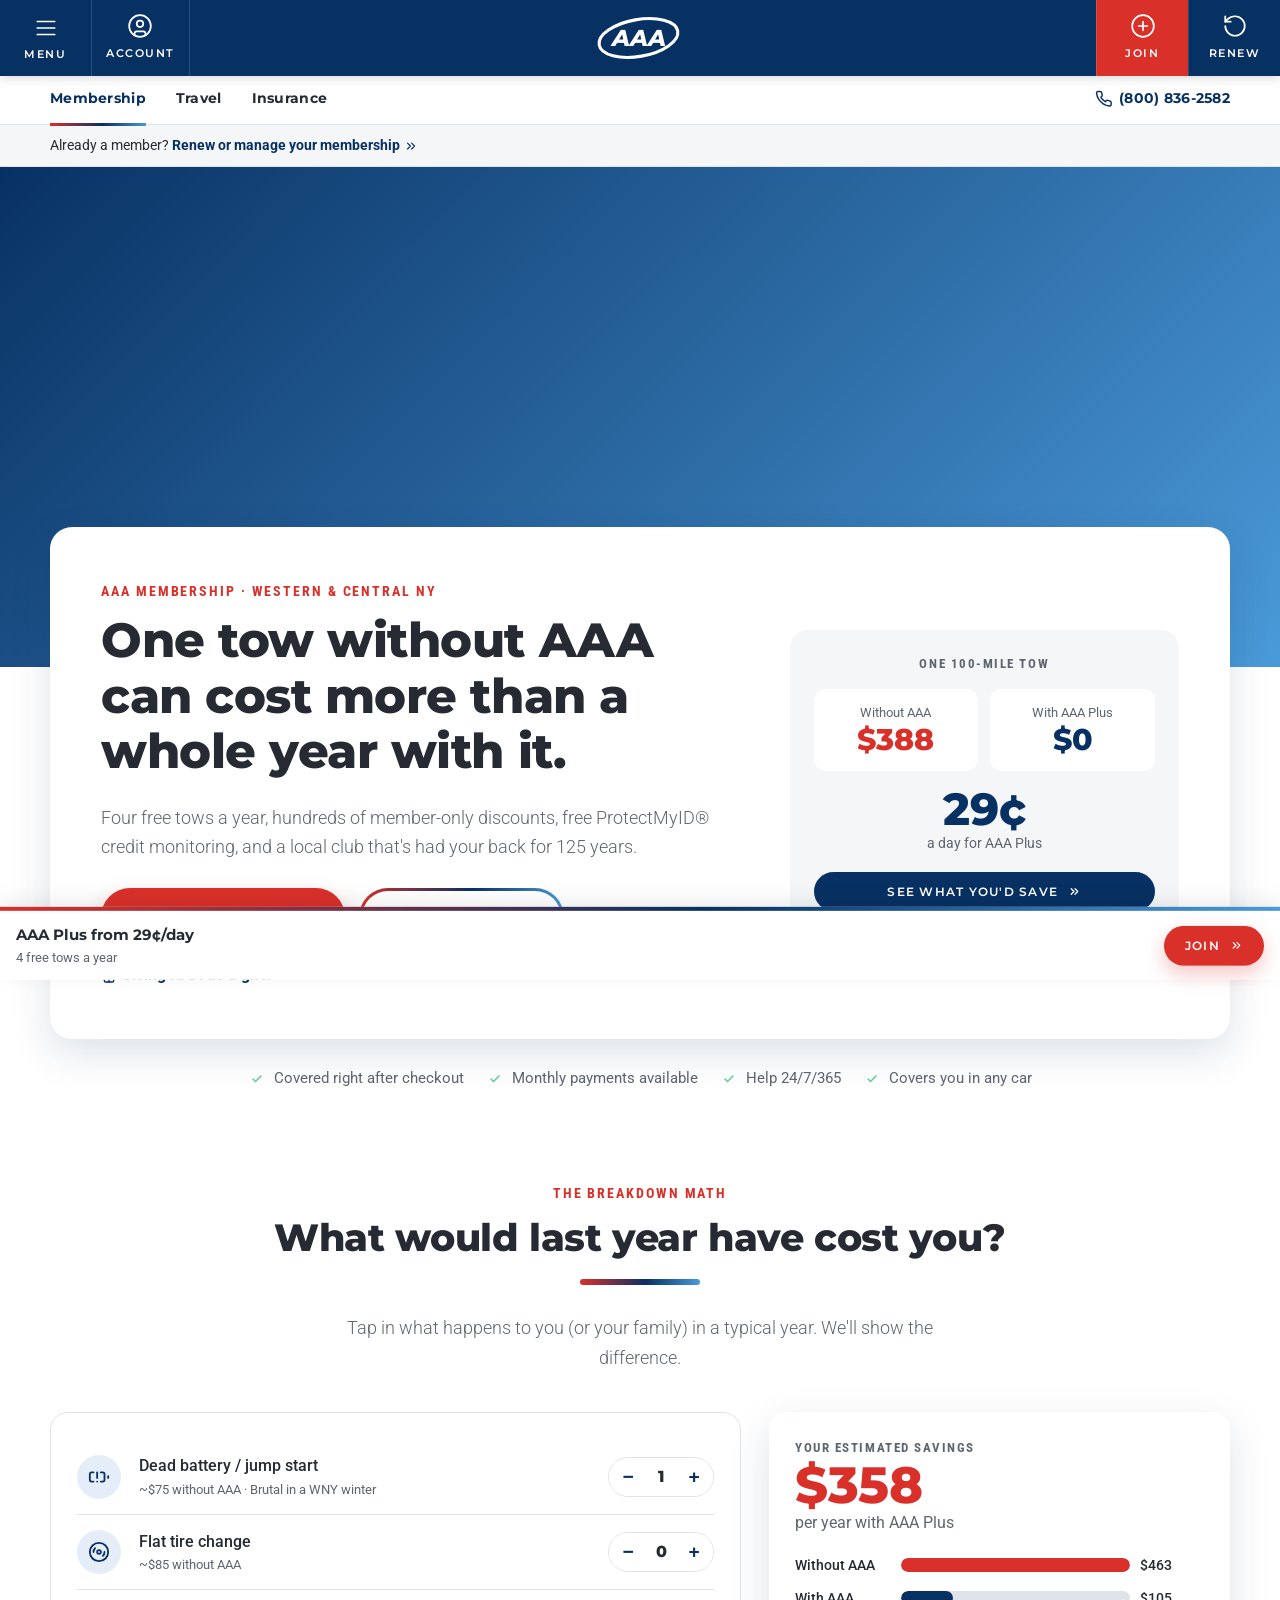
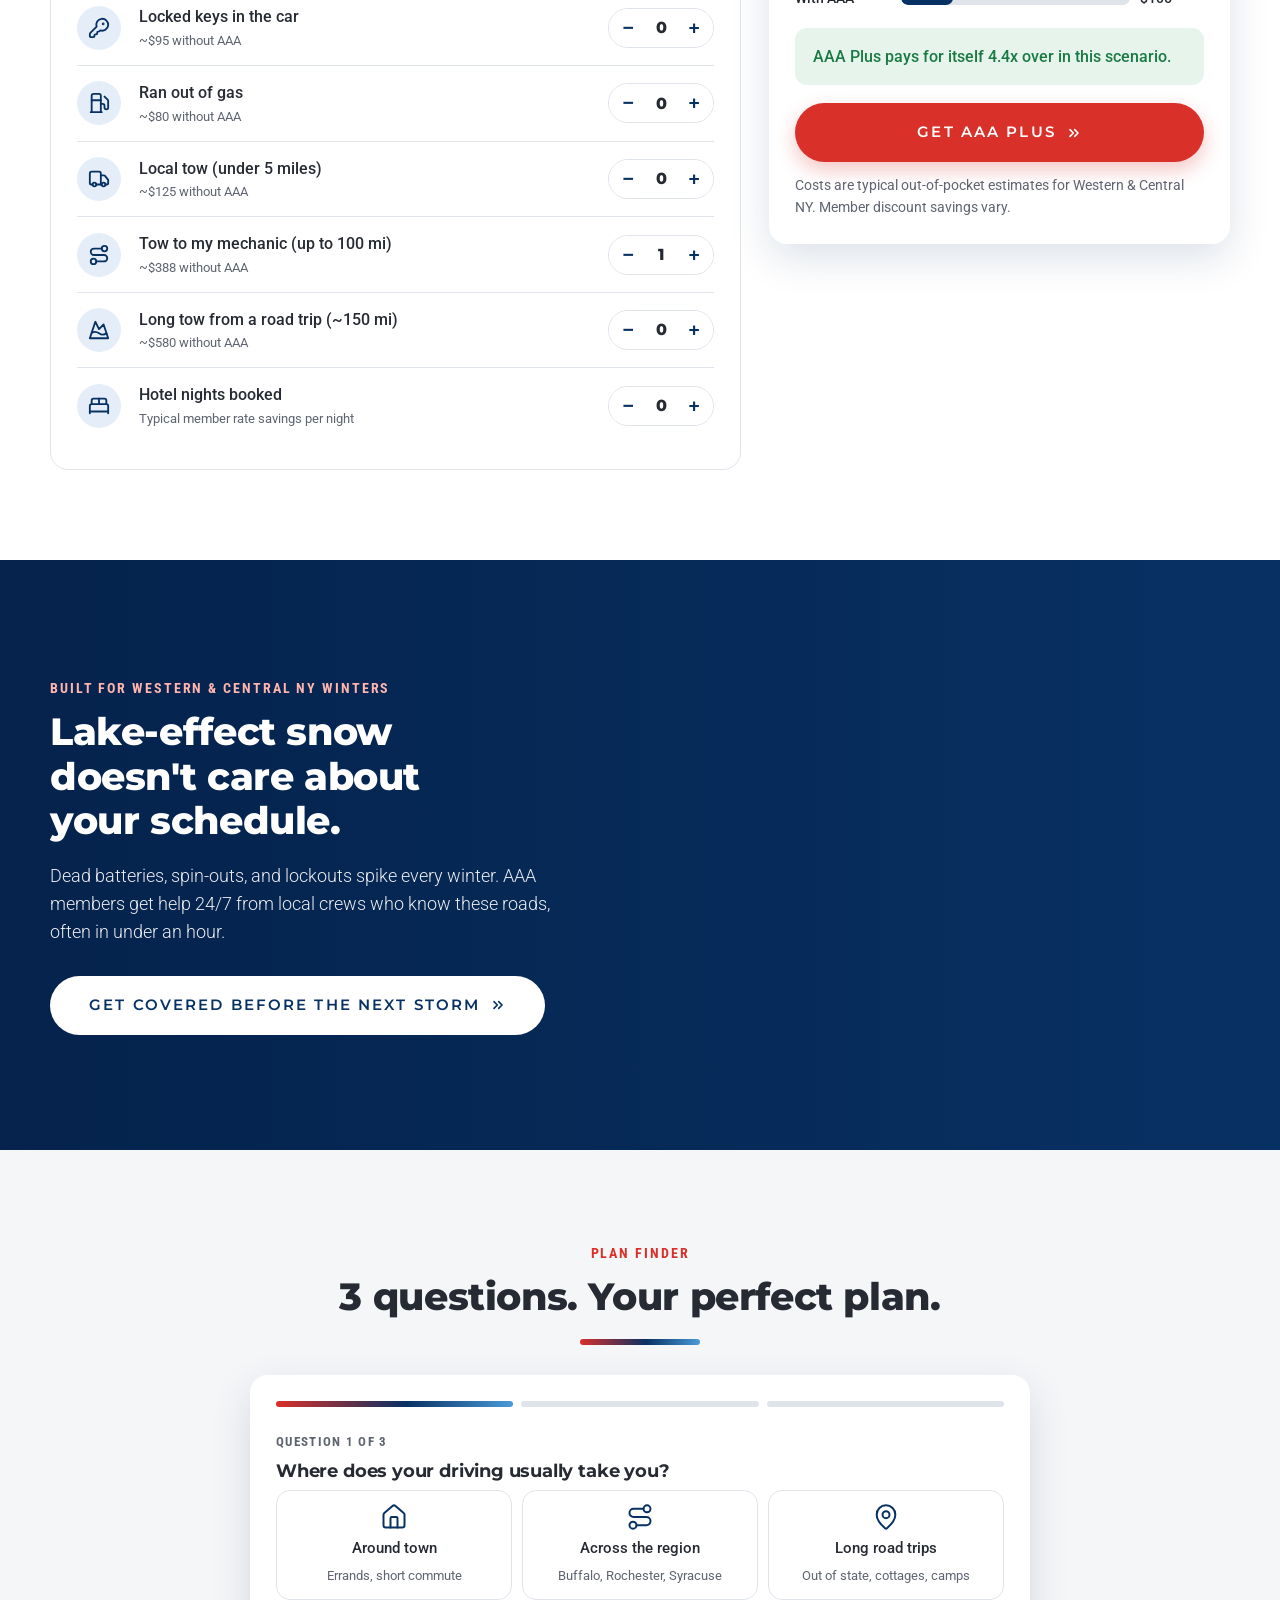
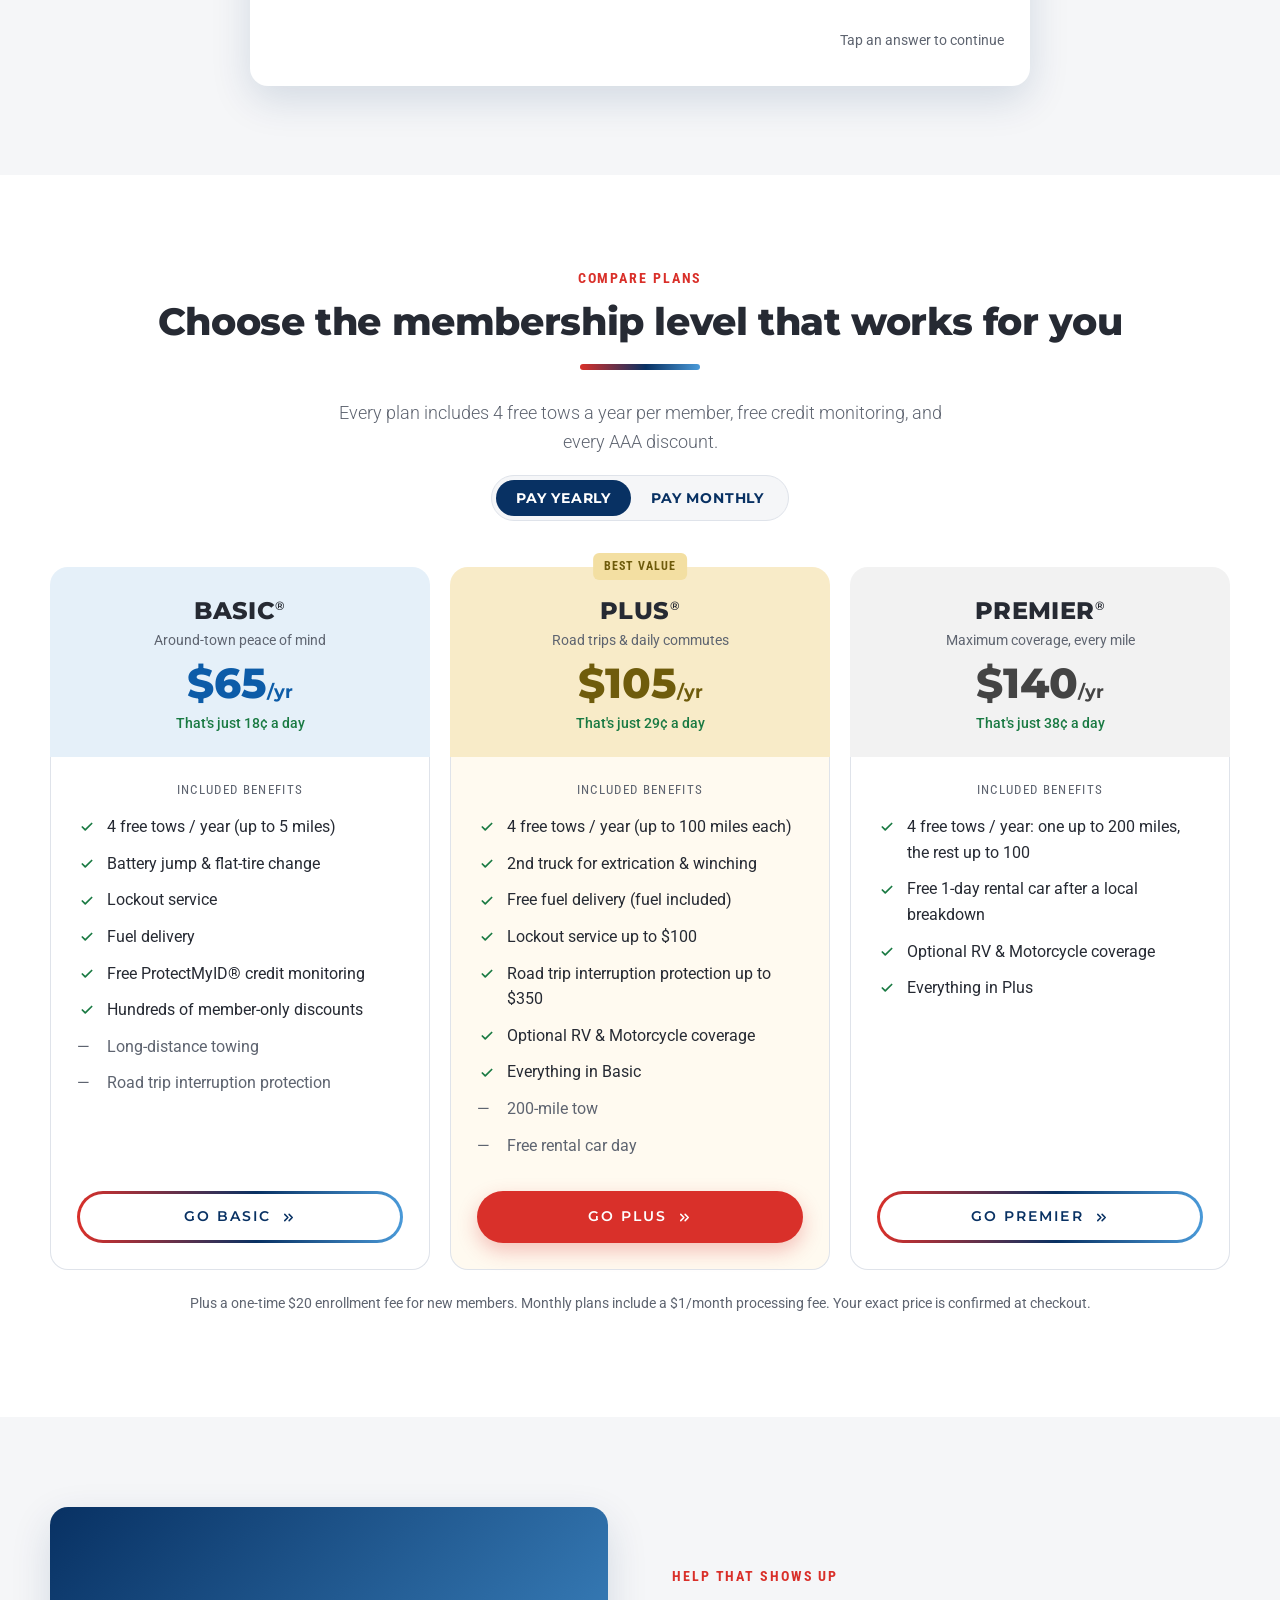
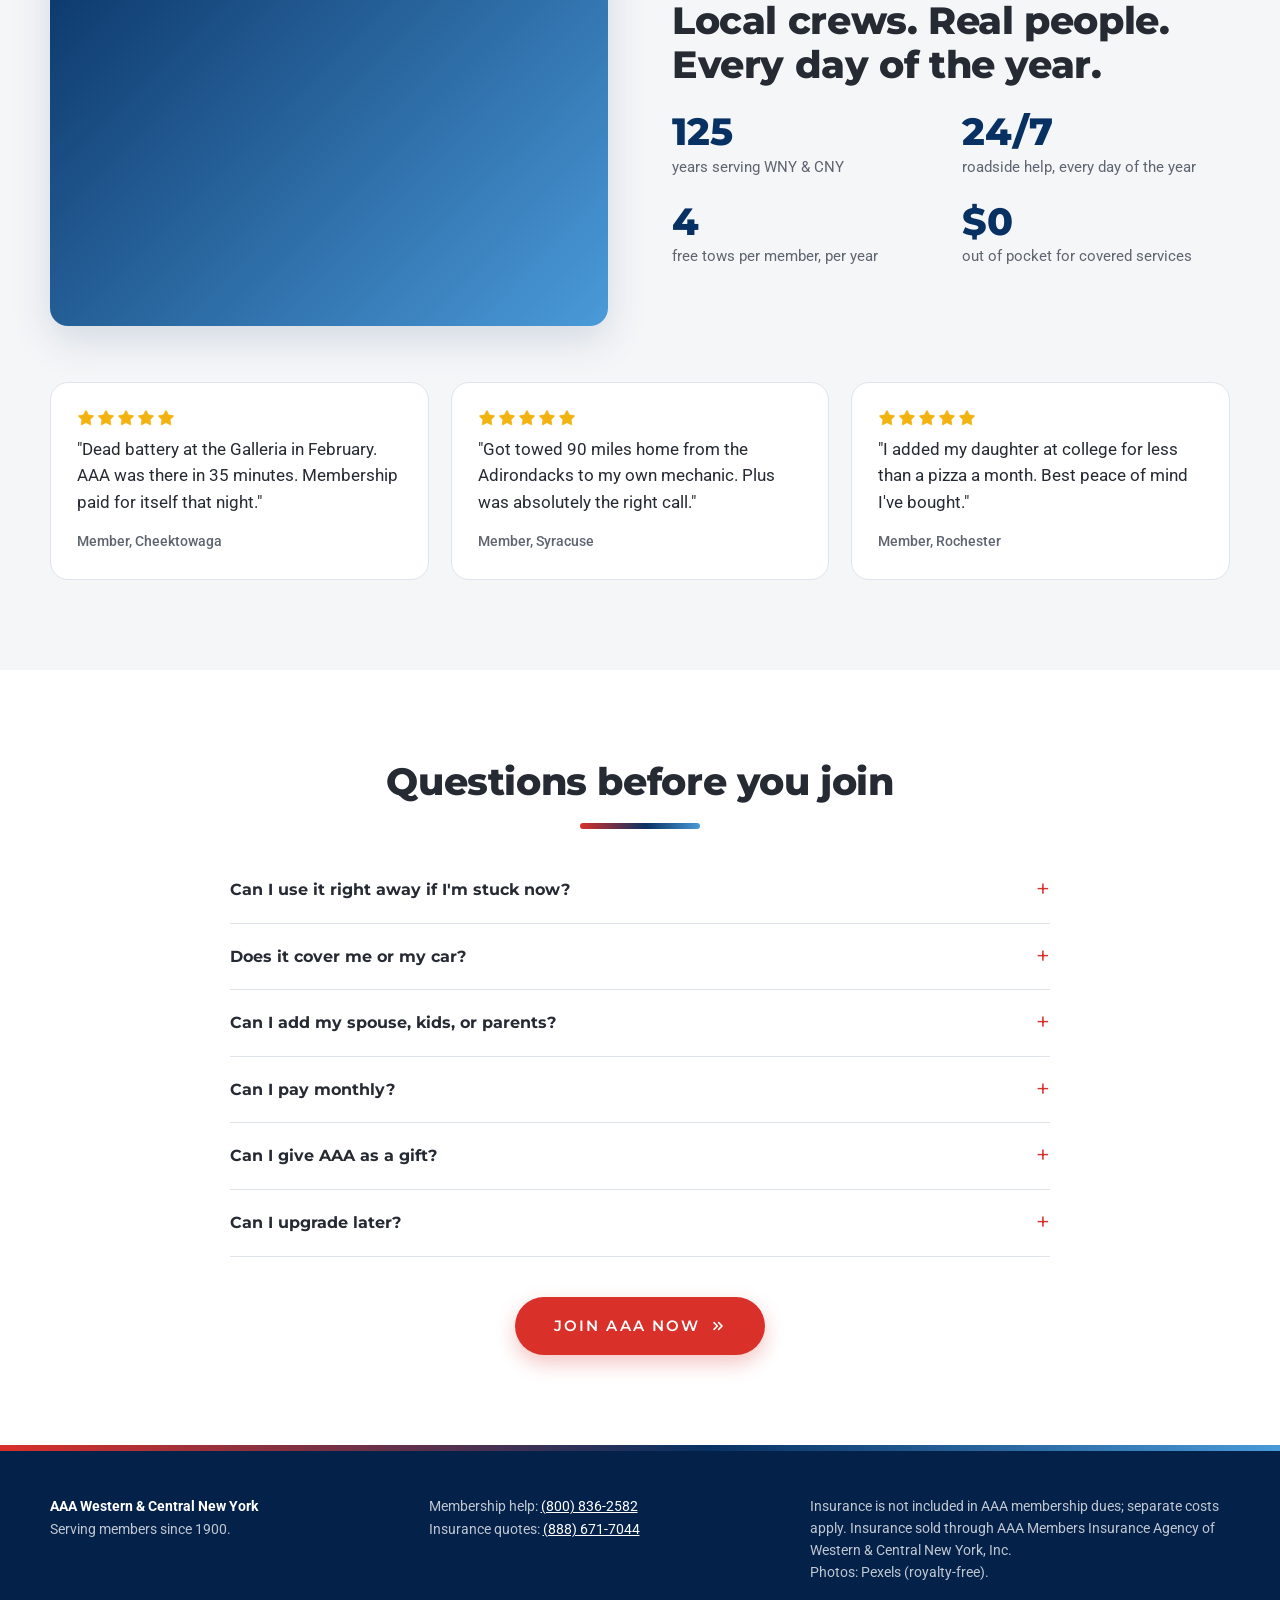
<file: membership.html>
<!doctype html>
<html lang="en">
<head>
  <meta charset="utf-8">
  <meta name="viewport" content="width=device-width, initial-scale=1">
  <title>AAA Membership | Roadside Help for Less Than a Coffee a Week</title>
  <meta name="description" content="See what one breakdown would cost you without AAA, find your plan in 3 questions, and join online in about 2 minutes.">
  <link rel="preconnect" href="https://fonts.googleapis.com">
  <link rel="preconnect" href="https://fonts.gstatic.com" crossorigin>
  <link href="https://fonts.googleapis.com/css2?family=Montserrat:ital,wght@0,600;0,700;0,800;1,800&family=Roboto+Condensed:wght@400;700&family=Roboto:wght@300;400;500;700&display=swap" rel="stylesheet">
  <link rel="stylesheet" href="assets/styles.css">
  <style>
    .member-bar { background: var(--bg-alt); font-size: .88rem; padding: 9px 0; border-bottom: 1px solid var(--line); }

    /* Hero: full-bleed photo with overlapping white card, like the live site, but the card does the selling */
    .m-hero .photo { height: clamp(280px, 40vw, 500px); }
    .m-hero .photo img { object-position: center 35%; }
    .hero-card { position: relative; margin-top: -140px; background: #fff; border-radius: 22px; box-shadow: var(--shadow); padding: clamp(26px, 4vw, 52px); z-index: 2; display: grid; grid-template-columns: 1.25fr .75fr; gap: 40px; align-items: center; }
    @media (max-width: 900px) { .hero-card { grid-template-columns: 1fr; margin-top: -80px; gap: 24px; } }
    .hero-card h1 { font-size: clamp(1.9rem, 4vw, 3rem); }
    .tow-compare { background: var(--bg-alt); border-radius: 18px; padding: 24px; text-align: center; }
    .tow-compare .label { font-family: var(--font-label); text-transform: uppercase; letter-spacing: .12em; font-weight: 700; font-size: .8rem; color: var(--muted); }
    .vs { display: grid; grid-template-columns: 1fr 1fr; gap: 12px; margin: 14px 0 16px; }
    .vs div { background: #fff; border-radius: 12px; padding: 14px 8px; }
    .vs span { display: block; font-size: .8rem; color: var(--muted); }
    .vs strong { display: block; font-family: var(--font-head); font-size: 1.9rem; font-weight: 800; line-height: 1.1; }
    .per-day-big { font-family: var(--font-head); font-size: 2.8rem; font-weight: 800; color: var(--navy); line-height: 1; }

    /* Calculator */
    .calc { display: grid; grid-template-columns: 1.2fr .8fr; gap: 28px; align-items: start; }
    @media (max-width: 940px) { .calc { grid-template-columns: 1fr; } }
    .event { display: grid; grid-template-columns: 48px 1fr auto; align-items: center; gap: 14px; padding: 14px 0; border-bottom: 1px solid var(--line); }
    .event:last-child { border-bottom: none; }
    .event .icon-circle { width: 44px; height: 44px; }
    .event .icon-circle svg.icon { width: 22px; height: 22px; }
    .event strong { font-weight: 500; }
    .event .cost { font-size: .82rem; color: var(--muted); }
    .stepper { display: inline-flex; align-items: center; border: 1.5px solid var(--line); border-radius: 999px; overflow: hidden; }
    .stepper button { width: 38px; height: 38px; border: none; background: #fff; font-size: 1.2rem; font-weight: 700; color: var(--navy); cursor: pointer; }
    .stepper button:hover { background: var(--navy-light); }
    .stepper output { min-width: 28px; text-align: center; font-family: var(--font-head); font-weight: 800; }
    .result { position: sticky; top: 96px; }
    .result .big { font-family: var(--font-head); font-size: 3.2rem; font-weight: 800; line-height: 1; color: var(--red); }
    .result-label { font-family: var(--font-label); text-transform: uppercase; letter-spacing: .12em; font-weight: 700; font-size: .8rem; color: var(--muted); }
    .bar-wrap { margin: 18px 0; }
    .bar-row { display: grid; grid-template-columns: 96px 1fr 64px; gap: 10px; align-items: center; margin-bottom: 10px; font-size: .9rem; font-weight: 500; }
    .bar { height: 14px; border-radius: 8px; background: var(--line); overflow: hidden; }
    .bar i { display: block; height: 100%; border-radius: 8px; transition: width .4s ease; }
    .bar .without { background: var(--red); }
    .bar .with { background: var(--navy); }

    /* Winter band */
    .band { position: relative; color: #fff; overflow: hidden; background: var(--navy); }
    .band .bg { position: absolute; inset: 0; }
    .band .bg img { width: 100%; height: 100%; object-fit: cover; }
    .band .bg::after { content: ""; position: absolute; inset: 0; background: linear-gradient(90deg, rgba(4,33,74,.92), rgba(8,49,99,.55)); }
    .band .container { position: relative; padding: clamp(60px, 9vw, 120px) 0; max-width: 1180px; }
    .band h2 { color: #fff; max-width: 18ch; }
    .band p { max-width: 52ch; font-size: 1.1rem; font-weight: 300; opacity: .92; }

    /* Finder */
    .finder { max-width: 780px; margin: 0 auto; }
    .finder-result { display: none; text-align: center; }
    .finder-result.show { display: block; animation: fadeIn .3s; }

    /* Plans: tier colors match the live join page (Basic blue, Plus gold, Premier grey) */
    .plans { display: grid; grid-template-columns: repeat(3, 1fr); gap: 20px; align-items: stretch; margin-top: 12px; }
    @media (max-width: 940px) { .plans { grid-template-columns: 1fr; } }
    .plan { display: flex; flex-direction: column; position: relative; border: none; padding: 0; overflow: visible; }
    .plan-top { border-radius: var(--radius) var(--radius) 0 0; padding: 30px 26px 22px; text-align: center; }
    .plan-body { padding: 22px 26px 26px; flex: 1; display: flex; flex-direction: column; border: 1px solid var(--line); border-top: none; border-radius: 0 0 var(--radius) var(--radius); background: #fff; }
    .plan h3 { font-size: 1.5rem; font-weight: 800; letter-spacing: .02em; text-transform: uppercase; margin-bottom: 4px; }
    .plan h3 sup { font-size: .5em; font-weight: 600; }
    .plan.basic .plan-top { background: var(--basic-bg); }
    .plan.basic .price { color: #0d5ca8; }
    .plan.plus .plan-top { background: var(--gold-bg); }
    .plan.plus .price { color: var(--gold-ink); }
    .plan.plus .plan-body { background: #fffaf0; }
    .plan.premier .plan-top { background: var(--premier-bg); }
    .plan.premier .price { color: #444; }
    .plan.recommended { box-shadow: 0 0 0 3px var(--red), var(--shadow); border-radius: var(--radius); }
    .plan .ribbon { position: absolute; top: -14px; left: 50%; transform: translateX(-50%); white-space: nowrap; z-index: 1; }
    .plan .per-day { color: var(--green); font-weight: 500; font-size: .9rem; margin-top: 8px; }
    .plan .includes { font-family: var(--font-label); text-transform: uppercase; letter-spacing: .1em; font-size: .82rem; color: var(--muted); margin-bottom: 14px; text-align: center; }
    .plan .checklist { flex: 1; margin-bottom: 22px; }
    .billing-toggle { display: inline-flex; background: var(--bg-alt); border: 1px solid var(--line); border-radius: 999px; padding: 4px; margin: 0 auto 34px; }
    .billing-toggle button { border: none; background: transparent; font-family: var(--font-head); font-weight: 700; font-size: .85rem; letter-spacing: .06em; text-transform: uppercase; padding: 10px 20px; border-radius: 999px; cursor: pointer; color: var(--navy); }
    .billing-toggle button.on { background: var(--navy); color: #fff; }

    /* Proof */
    .proof-photo { aspect-ratio: 5 / 4; }
  </style>
</head>
<body>
  <script src="assets/icons.js"></script>
  <script src="assets/app.js"></script>
  <script>AAA.mountChrome("Membership");</script>

  <div class="member-bar">
    <div class="container">Already a member? <a class="text-link" href="https://westerncentralnyaaa.com/membership/my-aaa">Renew or manage your membership <i data-icon="chevrons-right" class="i-inline"></i></a></div>
  </div>

  <!-- HERO: photo + overlapping card. The proof point ($388 tow) is pulled out of body copy into the card. -->
  <section class="m-hero">
    <div class="photo">
      <img src="https://images.pexels.com/photos/7446974/pexels-photo-7446974.jpeg?auto=compress&cs=tinysrgb&w=2000" alt="Couple packing luggage into the back of their car for a road trip" onerror="this.remove()">
    </div>
    <div class="container">
      <div class="hero-card" id="hero-card">
        <div>
          <span class="eyebrow">AAA Membership · Western &amp; Central NY</span>
          <h1>One tow without AAA can cost more than a whole year with it.</h1>
          <p class="lead">Four free tows a year, hundreds of member-only discounts, free ProtectMyID&reg; credit monitoring, and a local club that's had your back for 125 years.</p>
          <div class="hero-ctas">
            <a class="btn btn-primary btn-lg" href="#finder" data-track="hero_finder">Find my plan</a>
            <a class="btn btn-ghost btn-lg" href="join.html?plan=plus" data-track="hero_join">Join now</a>
          </div>
          <p style="margin:16px 0 0"><a class="text-link" href="join.html?plan=plus&amp;gift=1" data-track="hero_gift"><i data-icon="gift" class="i-inline"></i> Giving AAA as a gift?</a></p>
        </div>
        <div class="tow-compare">
          <div class="label">One 100-mile tow</div>
          <div class="vs">
            <div><span>Without AAA</span><strong style="color:var(--red)">$388</strong></div>
            <div><span>With AAA Plus</span><strong style="color:var(--navy)">$0</strong></div>
          </div>
          <div class="per-day-big" data-perday="plus">29¢</div>
          <div class="muted small">a day for AAA Plus</div>
          <a class="btn btn-blue btn-block btn-sm" style="margin-top:18px" href="#calculator" data-track="hero_calc">See what you'd save</a>
        </div>
      </div>
    </div>
  </section>

  <div class="container">
    <div class="trust-row" style="justify-content:center;margin:28px auto 0;color:var(--muted)">
      <span>Covered right after checkout</span>
      <span>Monthly payments available</span>
      <span>Help 24/7/365</span>
      <span>Covers you in any car</span>
    </div>
  </div>

  <!-- VALUE CALCULATOR -->
  <section class="section" id="calculator">
    <div class="container">
      <div class="center" style="margin-bottom:40px">
        <span class="eyebrow">The breakdown math</span>
        <h2>What would last year have cost you?</h2>
        <div class="gradient-rule"></div>
        <p class="lead">Tap in what happens to you (or your family) in a typical year. We'll show the difference.</p>
      </div>
      <div class="calc">
        <div class="card" id="events"></div>
        <div class="card card-elevated result" aria-live="polite">
          <div class="result-label">Your estimated savings</div>
          <div class="big" id="savings">$0</div>
          <div class="muted" id="savings-sub">per year with AAA <span id="rec-name">Plus</span></div>
          <div class="bar-wrap">
            <div class="bar-row"><span>Without AAA</span><div class="bar"><i class="without" id="bar-without"></i></div><span id="val-without">$0</span></div>
            <div class="bar-row"><span>With AAA</span><div class="bar"><i class="with" id="bar-with"></i></div><span id="val-with">$0</span></div>
          </div>
          <div class="highlight-box" id="calc-msg">Add an event to see your number.</div>
          <a class="btn btn-primary btn-block btn-lg" style="margin-top:18px" id="calc-cta" href="join.html?plan=plus" data-track="calc_join">Get AAA Plus</a>
          <p class="small muted" style="margin:12px 0 0">Costs are typical out-of-pocket estimates for Western &amp; Central NY. Member discount savings vary.</p>
        </div>
      </div>
    </div>
  </section>

  <!-- WINTER BAND: local, emotional reason to join -->
  <section class="band">
    <div class="bg"><img src="https://images.pexels.com/photos/1855221/pexels-photo-1855221.jpeg?auto=compress&cs=tinysrgb&w=2000" alt="Cars driving on a snowy road during a snowstorm" loading="lazy" onerror="this.remove()"></div>
    <div class="container">
      <span class="eyebrow" style="color:#ffb4ae">Built for Western &amp; Central NY winters</span>
      <h2>Lake-effect snow doesn't care about your schedule.</h2>
      <p>Dead batteries, spin-outs, and lockouts spike every winter. AAA members get help 24/7 from local crews who know these roads, often in under an hour.</p>
      <a class="btn btn-white btn-lg" href="#finder" style="margin-top:12px" data-track="band_finder">Get covered before the next storm</a>
    </div>
  </section>

  <!-- PLAN FINDER -->
  <section class="section alt" id="finder">
    <div class="container finder">
      <div class="center" style="margin-bottom:30px">
        <span class="eyebrow">Plan finder</span>
        <h2>3 questions. Your perfect plan.</h2>
        <div class="gradient-rule"></div>
      </div>
      <div class="card card-elevated">
        <form id="finder-form">
          <div class="progress" aria-hidden="true"><div class="step done"></div><div class="step"></div><div class="step"></div></div>

          <div class="wizard-step active" data-step="1">
            <div class="step-label">Question 1 of 3</div>
            <h3>Where does your driving usually take you?</h3>
            <div class="choices">
              <label class="choice"><input type="radio" name="distance" value="1"><span><i data-icon="house" class="ico"></i>Around town<small>Errands, short commute</small></span></label>
              <label class="choice"><input type="radio" name="distance" value="2"><span><i data-icon="route" class="ico"></i>Across the region<small>Buffalo, Rochester, Syracuse</small></span></label>
              <label class="choice"><input type="radio" name="distance" value="3"><span><i data-icon="map-pin" class="ico"></i>Long road trips<small>Out of state, cottages, camps</small></span></label>
            </div>
          </div>

          <div class="wizard-step" data-step="2">
            <div class="step-label">Question 2 of 3</div>
            <h3>How old is your main vehicle?</h3>
            <div class="choices">
              <label class="choice"><input type="radio" name="age" value="1"><span><i data-icon="sparkles" class="ico"></i>0 to 4 years</span></label>
              <label class="choice"><input type="radio" name="age" value="2"><span><i data-icon="car-front" class="ico"></i>5 to 9 years</span></label>
              <label class="choice"><input type="radio" name="age" value="3"><span><i data-icon="wrench" class="ico"></i>10+ years</span></label>
            </div>
          </div>

          <div class="wizard-step" data-step="3">
            <div class="step-label">Question 3 of 3</div>
            <h3>If you broke down, what matters most?</h3>
            <div class="choices">
              <label class="choice"><input type="radio" name="priority" value="1"><span><i data-icon="wallet" class="ico"></i>Lowest price<small>Just get me a jump</small></span></label>
              <label class="choice"><input type="radio" name="priority" value="2"><span><i data-icon="truck" class="ico"></i>Tow to my mechanic<small>Not the nearest lot</small></span></label>
              <label class="choice"><input type="radio" name="priority" value="3"><span><i data-icon="car" class="ico"></i>Keep moving<small>Rental car, longest tow</small></span></label>
            </div>
          </div>

          <div class="finder-result" id="finder-result">
            <span class="badge badge-red">Your match</span>
            <h2 style="margin-top:12px">AAA <span id="match-name">Plus</span></h2>
            <p class="lead" id="match-why" style="margin-inline:auto"></p>
            <div class="price" style="margin:14px 0"><span id="match-price">$105</span><small>/yr</small></div>
            <div class="hero-ctas" style="justify-content:center">
              <a class="btn btn-primary btn-lg" id="match-cta" href="join.html?plan=plus" data-track="finder_join">Go <span id="match-cta-name">Plus</span></a>
              <a class="btn btn-ghost btn-lg" href="#plans" data-track="finder_compare">Compare plans</a>
            </div>
            <p class="small muted" style="margin-top:14px"><a href="#" id="finder-restart">Start over</a></p>
          </div>

          <div class="wizard-nav" id="finder-nav">
            <button type="button" class="btn btn-ghost btn-sm btn-back" id="finder-back" style="visibility:hidden">Back</button>
            <span class="small muted" style="align-self:center">Tap an answer to continue</span>
          </div>
        </form>
      </div>
    </div>
  </section>

  <!-- PLANS -->
  <section class="section" id="plans">
    <div class="container center">
      <span class="eyebrow">Compare plans</span>
      <h2>Choose the membership level that works for you</h2>
      <div class="gradient-rule"></div>
      <p class="lead">Every plan includes 4 free tows a year per member, free credit monitoring, and every AAA discount.</p>
      <div class="billing-toggle" role="group" aria-label="Billing">
        <button type="button" class="on" data-billing="year">Pay yearly</button>
        <button type="button" data-billing="month">Pay monthly</button>
      </div>
      <div class="plans" id="plans-grid" style="text-align:left"></div>
      <p class="small muted" style="margin-top:22px">Plus a one-time $20 enrollment fee for new members. Monthly plans include a $1/month processing fee. Your exact price is confirmed at checkout.</p>
    </div>
  </section>

  <!-- PROOF -->
  <section class="section alt">
    <div class="container">
      <div class="split" style="margin-bottom:56px">
        <div class="photo proof-photo"><img src="https://images.pexels.com/photos/10061763/pexels-photo-10061763.jpeg?auto=compress&cs=tinysrgb&w=1400" alt="Tow truck operator loading a pickup truck" loading="lazy" onerror="this.remove()"></div>
        <div>
          <span class="eyebrow">Help that shows up</span>
          <h2>Local crews. Real people. Every day of the year.</h2>
          <div class="grid grid-2" style="margin-top:24px">
            <div class="stat"><strong>125</strong><span>years serving WNY &amp; CNY</span></div>
            <div class="stat"><strong>24/7</strong><span>roadside help, every day of the year</span></div>
            <div class="stat"><strong>4</strong><span>free tows per member, per year</span></div>
            <div class="stat"><strong>$0</strong><span>out of pocket for covered services</span></div>
          </div>
        </div>
      </div>
      <div class="grid grid-3">
        <blockquote class="card quote"><div class="stars" data-stars></div>"Dead battery at the Galleria in February. AAA was there in 35 minutes. Membership paid for itself that night."<footer>Member, Cheektowaga</footer></blockquote>
        <blockquote class="card quote"><div class="stars" data-stars></div>"Got towed 90 miles home from the Adirondacks to my own mechanic. Plus was absolutely the right call."<footer>Member, Syracuse</footer></blockquote>
        <blockquote class="card quote"><div class="stars" data-stars></div>"I added my daughter at college for less than a pizza a month. Best peace of mind I've bought."<footer>Member, Rochester</footer></blockquote>
      </div>
    </div>
  </section>

  <!-- OBJECTION HANDLING -->
  <section class="section">
    <div class="container" style="max-width:820px">
      <h2 class="center">Questions before you join</h2>
      <div class="gradient-rule"></div>
      <div class="faq">
        <details><summary>Can I use it right away if I'm stuck now?</summary><p>Yes. Join online or call <a href="tel:8008362582">(800) 836-2582</a>. New members who need roadside assistance at the time of enrollment receive Basic-level service; a one-time service fee applies in addition to dues.</p></details>
        <details><summary>Does it cover me or my car?</summary><p>You. Your membership follows you in any car, as driver or passenger, even a friend's or a rental.</p></details>
        <details><summary>Can I add my spouse, kids, or parents?</summary><p>Yes. Add associate members in your household at a reduced price. Each associate gets their own 4 free tows per year, at the same level as the primary member.</p></details>
        <details><summary>Can I pay monthly?</summary><p>Yes. Split your dues into monthly installments charged automatically to your card ($1/month processing fee), or pay once for the year.</p></details>
        <details><summary>Can I give AAA as a gift?</summary><p>Yes. Choose "This is a gift" at checkout and we'll send the recipient their membership on the date you pick.</p></details>
        <details><summary>Can I upgrade later?</summary><p>Yes. You can change your membership level after you join. Call us or manage it online.</p></details>
      </div>
      <div class="center" style="margin-top:40px">
        <a class="btn btn-primary btn-lg" href="join.html" data-track="faq_join">Join AAA now</a>
      </div>
    </div>
  </section>

  <div class="sticky-cta" id="sticky">
    <div class="sticky-text">AAA <span id="sticky-plan">Plus</span> from <span id="sticky-price">29¢/day</span><small>4 free tows a year</small></div>
    <a class="btn btn-primary btn-sm" id="sticky-cta" href="join.html?plan=plus" data-track="sticky_join">Join</a>
  </div>

  <script>
  (function () {
    const { CONFIG, money, icon, $, $$ } = AAA;
    const plans = CONFIG.plans;
    const perDay = (k) => Math.round((plans[k].price / 365) * 100) + "¢";
    let recommended = "plus";

    $$("[data-perday]").forEach((el) => (el.textContent = perDay(el.dataset.perday)));

    // ---------- Value calculator ----------
    // cost = typical out-of-pocket without AAA.
    const EVENTS = [
      { id: "jump", ico: "battery-warning", name: "Dead battery / jump start", cost: 75, note: "Brutal in a WNY winter" },
      { id: "flat", ico: "disc-3", name: "Flat tire change", cost: 85 },
      { id: "lock", ico: "key-round", name: "Locked keys in the car", cost: 95 },
      { id: "fuel", ico: "fuel", name: "Ran out of gas", cost: 80 },
      { id: "towShort", ico: "truck", name: "Local tow (under 5 miles)", cost: 125 },
      { id: "towMid", ico: "route", name: "Tow to my mechanic (up to 100 mi)", cost: CONFIG.towWithoutAAA, needsMiles: 100 },
      { id: "towLong", ico: "mountain-snow", name: "Long tow from a road trip (~150 mi)", cost: 580, needsMiles: 150 },
      { id: "hotel", ico: "bed-double", name: "Hotel nights booked", cost: 18, discount: true, note: "Typical member rate savings per night" },
    ];
    const counts = Object.fromEntries(EVENTS.map((e) => [e.id, 0]));

    $("#events").innerHTML = EVENTS.map((e) => `
      <div class="event">
        <div class="icon-circle">${icon(e.ico)}</div>
        <div><strong>${e.name}</strong><div class="cost">${e.discount ? e.note : "~" + money(e.cost) + " without AAA" + (e.note ? " · " + e.note : "")}</div></div>
        <div class="stepper" role="group" aria-label="${e.name}">
          <button type="button" data-dec="${e.id}" aria-label="Fewer">−</button>
          <output id="c-${e.id}">0</output>
          <button type="button" data-inc="${e.id}" aria-label="More">+</button>
        </div>
      </div>`).join("");

    function bestPlanFor() {
      if (counts.towLong > 0) return "premier";
      if (counts.towMid > 0) return "plus";
      return "basic";
    }

    // Out-of-pocket under a given plan (tows beyond plan miles cost ~$4/mi extra).
    function withAAA(planKey) {
      const p = plans[planKey];
      let cost = p.price;
      EVENTS.forEach((e) => {
        const n = counts[e.id];
        if (!n || e.discount) return;
        if (e.needsMiles && e.needsMiles > p.towMiles) cost += n * (e.needsMiles - p.towMiles) * 4;
      });
      return cost;
    }

    function totalCalls() {
      return EVENTS.filter((e) => !e.discount).reduce((s, e) => s + counts[e.id], 0);
    }

    function recalc() {
      const without = EVENTS.reduce((s, e) => s + counts[e.id] * e.cost, 0);
      const plan = bestPlanFor();
      recommended = plan;
      const withCost = withAAA(plan);
      const savings = Math.max(0, without - withCost);
      const max = Math.max(without, withCost, 1);
      $("#bar-without").style.width = (without / max) * 100 + "%";
      $("#bar-with").style.width = (withCost / max) * 100 + "%";
      $("#val-without").textContent = money(without);
      $("#val-with").textContent = money(withCost);
      $("#savings").textContent = money(savings);
      $("#rec-name").textContent = plans[plan].name;
      $("#calc-cta").href = "join.html?plan=" + plan;
      $("#calc-cta").textContent = `Get AAA ${plans[plan].name}`;

      const msg = $("#calc-msg");
      if (!without) msg.textContent = "Add an event to see your number.";
      else if (savings > 0) msg.textContent = `AAA ${plans[plan].name} pays for itself ${(without / withCost).toFixed(1)}x over in this scenario.`;
      else msg.textContent = `You're ${money(withCost - without)} away from breaking even. One more tow and AAA wins.`;
      if (totalCalls() > 4) msg.textContent += " Tip: add a household member to get 4 more tows.";
      updateSticky();
    }

    $("#events").addEventListener("click", (e) => {
      const b = e.target.closest("button");
      if (!b) return;
      const id = b.dataset.inc || b.dataset.dec;
      counts[id] = Math.max(0, Math.min(20, counts[id] + (b.dataset.inc ? 1 : -1)));
      $("#c-" + id).textContent = counts[id];
      recalc();
    });

    // Pre-fill a realistic starting scenario so the number isn't $0 on load.
    counts.jump = 1; counts.towMid = 1;
    $("#c-jump").textContent = 1; $("#c-towMid").textContent = 1;

    // ---------- Plan finder ----------
    const form = $("#finder-form");
    const steps = $$(".wizard-step", form);
    let step = 0;
    function showStep(i) {
      step = i;
      steps.forEach((s, j) => s.classList.toggle("active", j === i));
      $$(".progress .step", form).forEach((s, j) => s.classList.toggle("done", j <= i));
      $("#finder-back").style.visibility = i > 0 ? "visible" : "hidden";
    }
    form.addEventListener("change", (e) => {
      if (e.target.type !== "radio") return;
      setTimeout(() => (step < steps.length - 1 ? showStep(step + 1) : finish()), 220);
    });
    $("#finder-back").addEventListener("click", () => showStep(Math.max(0, step - 1)));
    $("#finder-restart").addEventListener("click", (e) => {
      e.preventDefault();
      form.reset();
      $("#finder-result").classList.remove("show");
      $("#finder-nav").style.display = "";
      $(".progress", form).style.display = "";
      showStep(0);
    });

    function finish() {
      const d = AAA.formData(form);
      const score = +d.distance * 2 + +d.age + +d.priority * 2;
      const key = d.priority === "3" || d.distance === "3" ? "premier" : score >= 9 || d.distance === "2" || d.priority === "2" ? "plus" : "basic";
      const why = {
        basic: "You stay close to home. Basic covers the everyday stuff (jumps, flats, lockouts, fuel, short tows) at the lowest price.",
        plus: "You drive across the region. 100-mile tows mean you get towed to your own mechanic, not the nearest lot.",
        premier: "You go the distance. A 200-mile tow plus a free rental car day keeps you moving no matter where you break down.",
      }[key];
      recommended = key;
      steps.forEach((s) => s.classList.remove("active"));
      $("#finder-nav").style.display = "none";
      $(".progress", form).style.display = "none";
      $("#match-name").textContent = $("#match-cta-name").textContent = plans[key].name;
      $("#match-why").textContent = why;
      $("#match-price").textContent = money(plans[key].price);
      $("#match-cta").href = "join.html?plan=" + key;
      $("#finder-result").classList.add("show");
      renderPlans();
      updateSticky();
      AAA.track("finder_complete", { plan: key });
    }

    // ---------- Plans grid ----------
    let billing = "year";
    function renderPlans() {
      $("#plans-grid").innerHTML = ["basic", "plus", "premier"].map((k) => {
        const p = plans[k];
        const isRec = k === recommended && $("#finder-result").classList.contains("show");
        const priceLine = billing === "year"
          ? `${money(p.price)}<small>/yr</small>`
          : `${money(p.price / 12 + CONFIG.monthlyFee, true)}<small>/mo</small>`;
        const ribbon = isRec ? '<span class="badge badge-red ribbon">Recommended for you</span>' : p.popular ? '<span class="badge badge-gold ribbon">Best value</span>' : "";
        return `
          <div class="card plan ${k} ${isRec ? "recommended" : ""}">
            ${ribbon}
            <div class="plan-top">
              <h3>${p.name}<sup>&reg;</sup></h3>
              <p class="muted small" style="margin:0 0 12px">${p.tagline}</p>
              <div class="price">${priceLine}</div>
              <div class="per-day">That's just ${perDay(k)} a day</div>
            </div>
            <div class="plan-body">
              <div class="includes">Included benefits</div>
              <ul class="checklist">
                ${p.features.map((f) => `<li>${f}</li>`).join("")}
                ${p.missing.map((f) => `<li class="no">${f}</li>`).join("")}
              </ul>
              <a class="btn ${isRec || p.popular ? "btn-primary" : "btn-ghost"} btn-block" href="join.html?plan=${k}${billing === "month" ? "&billing=month" : ""}" data-track="plan_${k}">Go ${p.name}</a>
            </div>
          </div>`;
      }).join("");
    }
    $$(".billing-toggle button").forEach((b) => b.addEventListener("click", () => {
      billing = b.dataset.billing;
      $$(".billing-toggle button").forEach((x) => x.classList.toggle("on", x === b));
      renderPlans();
    }));

    function updateSticky() {
      $("#sticky-plan").textContent = plans[recommended].name;
      $("#sticky-price").textContent = perDay(recommended) + "/day";
      $("#sticky-cta").href = "join.html?plan=" + recommended;
    }

    renderPlans();
    recalc();
    AAA.stickyAfter($("#hero-card"), $("#sticky"));
  })();
  </script>
</body>
</html>
</file>
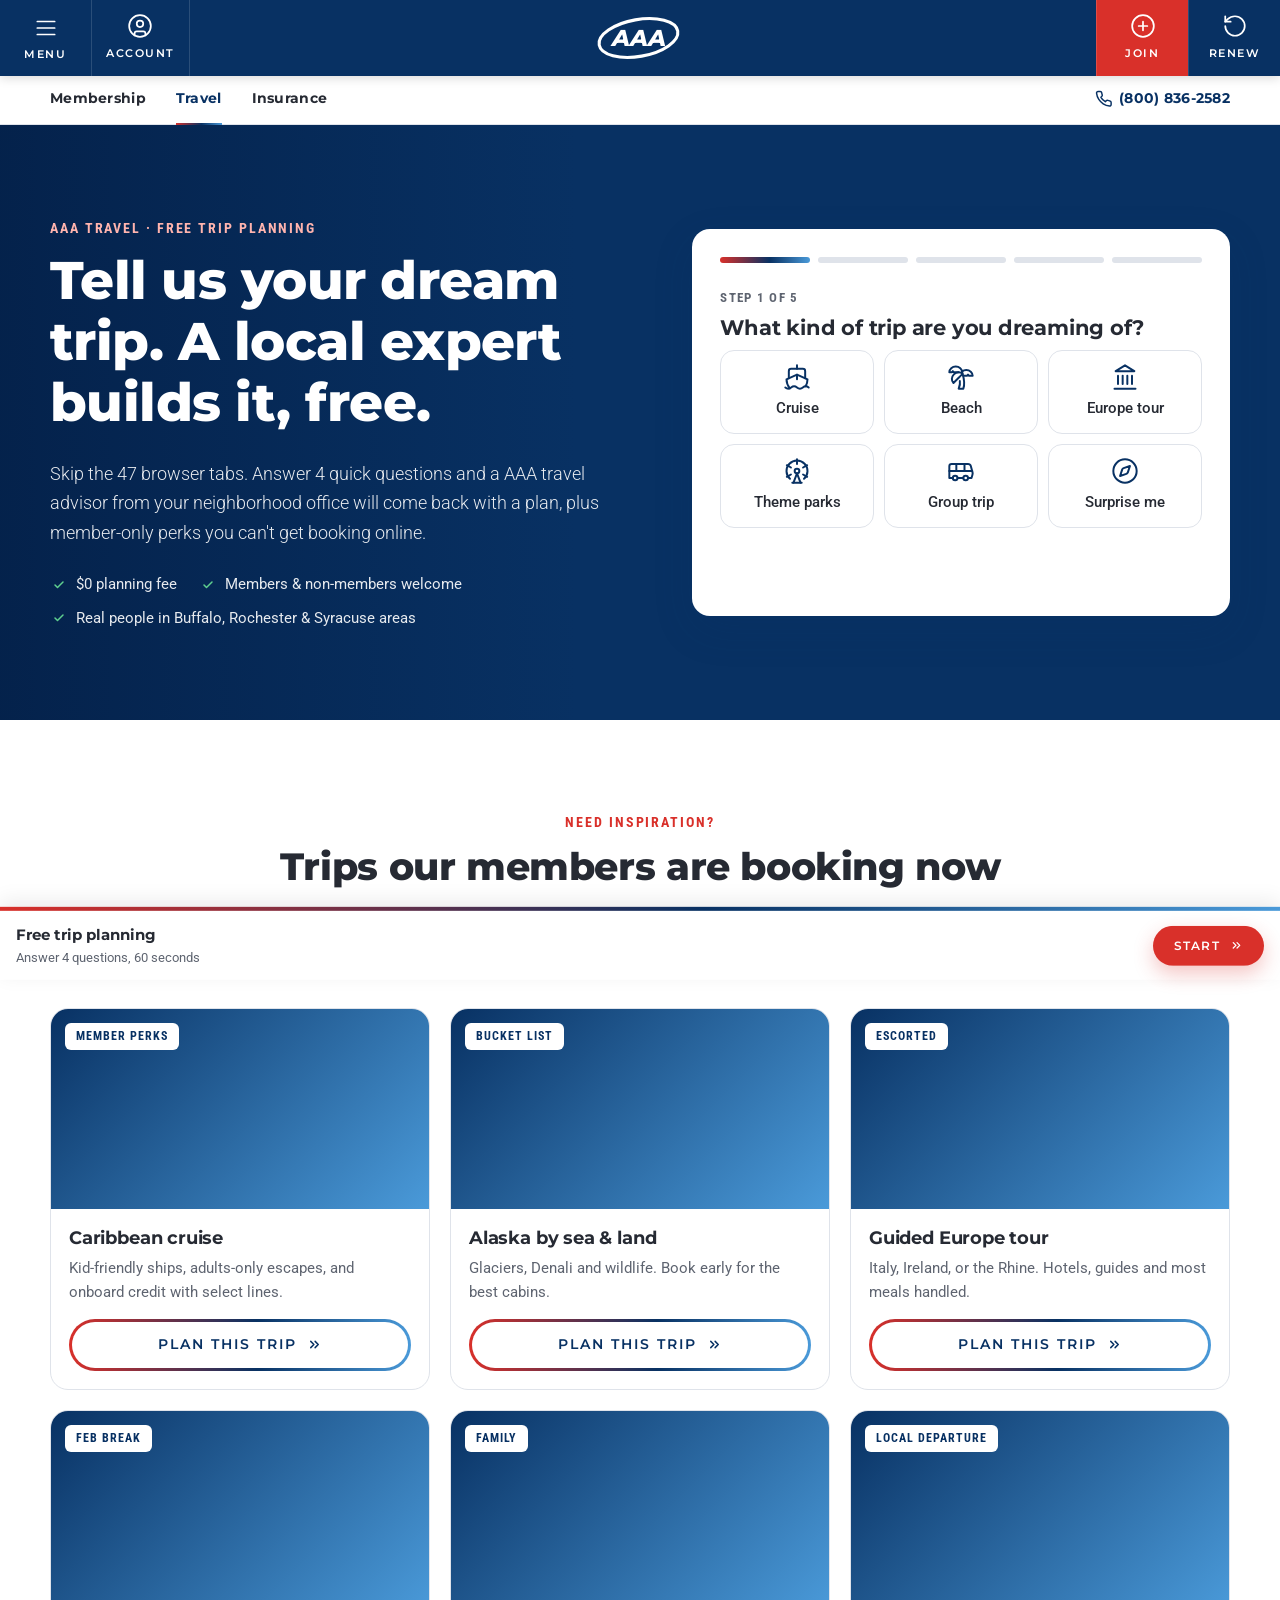
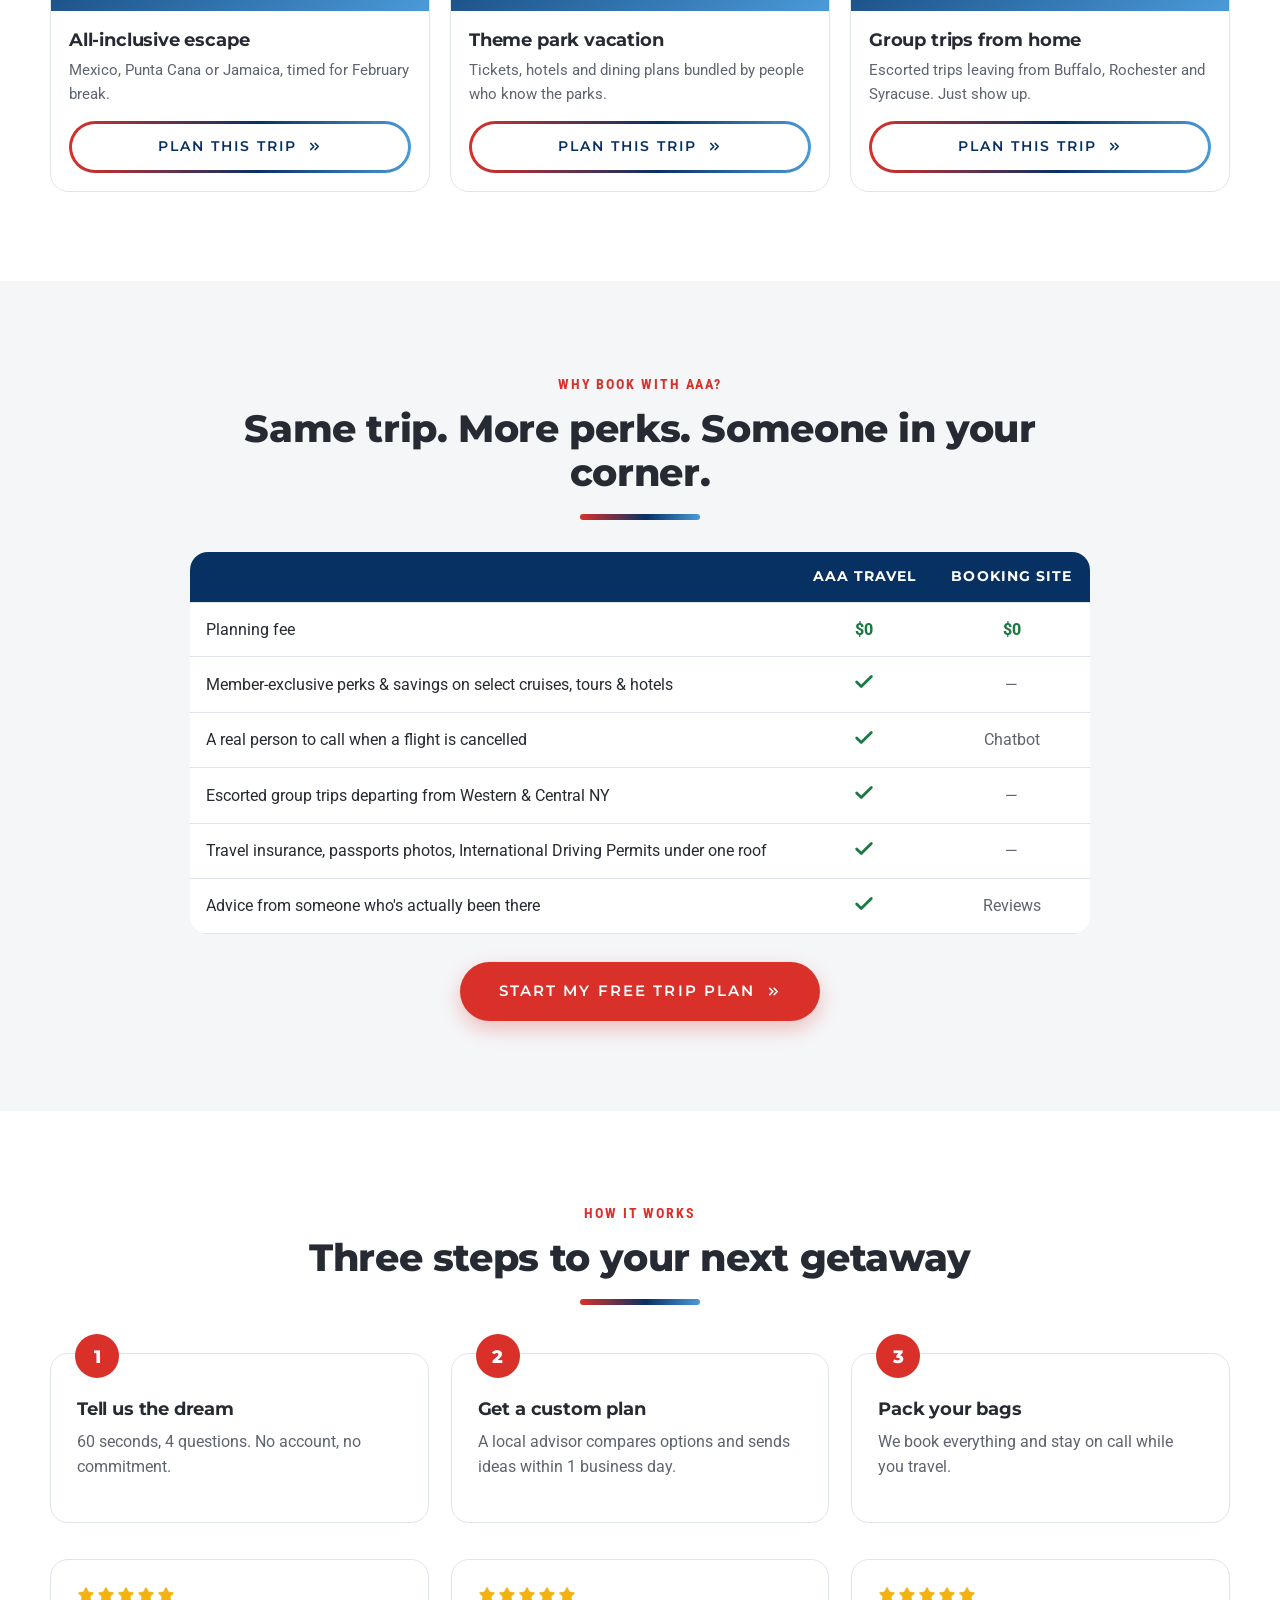
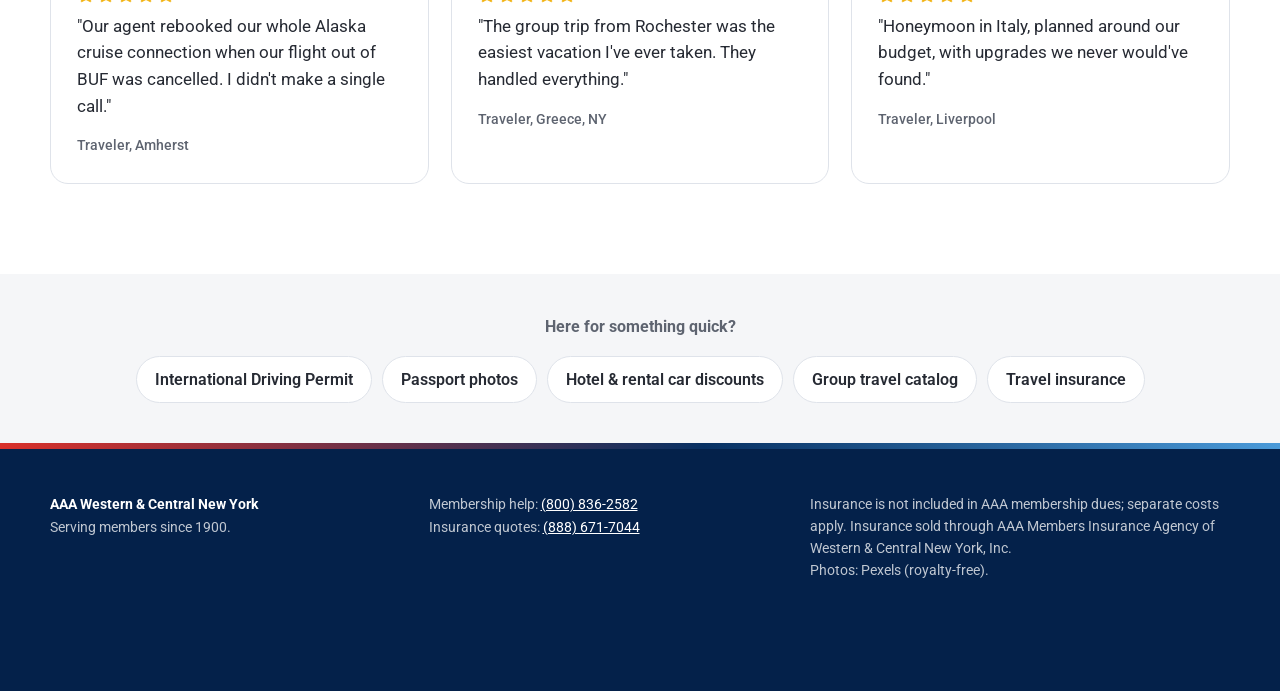
<file: travel.html>
<!doctype html>
<html lang="en">
<head>
  <meta charset="utf-8">
  <meta name="viewport" content="width=device-width, initial-scale=1">
  <title>AAA Travel | Tell Us Your Dream Trip. A Local Agent Plans It Free.</title>
  <meta name="description" content="Answer 4 quick questions and a local AAA travel advisor will build your trip, free. Cruises, tours, all-inclusives, Disney and escorted group trips from Western & Central NY.">
  <link rel="preconnect" href="https://fonts.googleapis.com">
  <link rel="preconnect" href="https://fonts.gstatic.com" crossorigin>
  <link href="https://fonts.googleapis.com/css2?family=Montserrat:ital,wght@0,600;0,700;0,800;1,800&family=Roboto+Condensed:wght@400;700&family=Roboto:wght@300;400;500;700&display=swap" rel="stylesheet">
  <link rel="stylesheet" href="assets/styles.css">
  <style>
    .builder { padding: 28px; }
    .builder h3 { font-size: 1.3rem; }
    .builder .choices { grid-template-columns: repeat(3, 1fr); }
    @media (max-width: 560px) { .builder .choices { grid-template-columns: repeat(2, 1fr); } }
    .builder .choice > span { min-height: 84px; font-size: .92rem; }
    .budget-out { font-family: var(--font-head); font-size: 2rem; font-weight: 800; color: var(--navy); margin: 0 0 8px; }
    input[type=range] { width: 100%; accent-color: var(--navy); }
    .agent { display: flex; gap: 14px; align-items: center; background: var(--navy-light); border-radius: 12px; padding: 14px; margin-bottom: 18px; }
    .agent .avatar { width: 52px; height: 52px; border-radius: 50%; background: var(--navy); color: #fff; display: grid; place-items: center; flex: none; }
    .agent .avatar svg.icon { width: 24px; height: 24px; }

    .inspo { display: grid; grid-template-columns: repeat(3, 1fr); gap: 20px; }
    @media (max-width: 920px) { .inspo { grid-template-columns: repeat(2, 1fr); } }
    @media (max-width: 560px) { .inspo { grid-template-columns: 1fr; } }
    .trip { border-radius: var(--radius); overflow: hidden; background: #fff; border: 1px solid var(--line); display: flex; flex-direction: column; transition: transform .15s, box-shadow .15s; }
    .trip:hover { transform: translateY(-3px); box-shadow: var(--shadow); }
    .trip .photo { height: 200px; }
    .trip .photo img { transition: transform .4s ease; }
    .trip:hover .photo img { transform: scale(1.05); }
    .trip .photo .badge { position: absolute; left: 14px; top: 14px; background: #fff; }
    .trip .body { padding: 18px; display: flex; flex-direction: column; flex: 1; }
    .trip .body p { color: var(--muted); font-size: .92rem; flex: 1; }
    .perks { display: flex; flex-wrap: wrap; gap: 6px; margin-bottom: 14px; }

    .how { counter-reset: how; }
    .how .card { position: relative; padding-top: 44px; }
    .how .card::before { counter-increment: how; content: counter(how); position: absolute; top: -20px; left: 24px; width: 44px; height: 44px; border-radius: 50%; background: var(--red); color: #fff; font-family: var(--font-head); font-weight: 800; display: grid; place-items: center; font-size: 1.15rem; }

    .compare-table { width: 100%; border-collapse: collapse; background: #fff; border-radius: var(--radius); overflow: hidden; }
    .compare-table th, .compare-table td { padding: 14px 16px; border-bottom: 1px solid var(--line); text-align: left; }
    .compare-table th { background: var(--navy); color: #fff; font-family: var(--font-head); font-size: .85rem; letter-spacing: .08em; text-transform: uppercase; }
    .compare-table .yes svg.icon { width: 22px; height: 22px; stroke-width: 3; }
    .compare-table td:nth-child(2), .compare-table td:nth-child(3), .compare-table th:nth-child(2), .compare-table th:nth-child(3) { text-align: center; }
    .compare-table .yes { color: var(--green); font-weight: 800; }
    .compare-table .no { color: var(--muted); }

    .quick-links { display: flex; flex-wrap: wrap; gap: 10px; justify-content: center; }
    .quick-links a { background: #fff; border: 1px solid var(--line); border-radius: 999px; padding: 10px 18px; text-decoration: none; font-weight: 600; color: var(--ink); }
    .quick-links a:hover { border-color: var(--navy); color: var(--navy); }
    .done-box { text-align: center; padding: 10px 0; }
  </style>
</head>
<body>
  <script src="assets/icons.js"></script>
  <script src="assets/app.js"></script>
  <script>AAA.mountChrome("Travel");</script>

  <!-- HERO: the form IS the hero. Lead capture starts above the fold. -->
  <section class="hero travel">
    <div class="hero-bg"><img src="https://images.pexels.com/photos/813011/pexels-photo-813011.jpeg?auto=compress&cs=tinysrgb&w=2000" alt="White cruise ship sailing on the ocean under a clear sky" onerror="this.remove()"></div>
    <div class="container hero-grid">
      <div>
        <span class="eyebrow">AAA Travel · Free trip planning</span>
        <h1>Tell us your dream trip. A local expert builds it, free.</h1>
        <p class="lead">Skip the 47 browser tabs. Answer 4 quick questions and a AAA travel advisor from your neighborhood office will come back with a plan, plus member-only perks you can't get booking online.</p>
        <div class="trust-row">
          <span>$0 planning fee</span>
          <span>Members &amp; non-members welcome</span>
          <span>Real people in Buffalo, Rochester &amp; Syracuse areas</span>
        </div>
      </div>

      <div class="card card-elevated builder" id="builder">
        <form id="trip-form" novalidate>
          <div class="progress" aria-hidden="true"><div class="step done"></div><div class="step"></div><div class="step"></div><div class="step"></div><div class="step"></div></div>

          <div class="wizard-step active" data-step="0">
            <div class="step-label">Step 1 of 5</div>
            <h3>What kind of trip are you dreaming of?</h3>
            <div class="choices" data-required-group>
              <label class="choice"><input type="radio" name="tripType" value="Cruise"><span><i data-icon="ship" class="ico"></i>Cruise</span></label>
              <label class="choice"><input type="radio" name="tripType" value="Beach / All-inclusive"><span><i data-icon="tree-palm" class="ico"></i>Beach</span></label>
              <label class="choice"><input type="radio" name="tripType" value="Europe / Guided tour"><span><i data-icon="landmark" class="ico"></i>Europe tour</span></label>
              <label class="choice"><input type="radio" name="tripType" value="Theme parks"><span><i data-icon="ferris-wheel" class="ico"></i>Theme parks</span></label>
              <label class="choice"><input type="radio" name="tripType" value="Group trip from WNY/CNY"><span><i data-icon="bus" class="ico"></i>Group trip</span></label>
              <label class="choice"><input type="radio" name="tripType" value="Not sure yet"><span><i data-icon="compass" class="ico"></i>Surprise me</span></label>
            </div>
          </div>

          <div class="wizard-step" data-step="1">
            <div class="step-label">Step 2 of 5</div>
            <h3>Who's coming along?</h3>
            <div class="choices" data-required-group>
              <label class="choice"><input type="radio" name="party" value="Solo"><span><i data-icon="luggage" class="ico"></i>Just me</span></label>
              <label class="choice"><input type="radio" name="party" value="Couple"><span><i data-icon="heart" class="ico"></i>Couple</span></label>
              <label class="choice"><input type="radio" name="party" value="Family with kids"><span><i data-icon="users" class="ico"></i>Family</span></label>
              <label class="choice"><input type="radio" name="party" value="Friends"><span><i data-icon="users" class="ico"></i>Friends</span></label>
              <label class="choice"><input type="radio" name="party" value="Celebration (honeymoon, anniversary, milestone)"><span><i data-icon="wine" class="ico"></i>Celebration</span></label>
              <label class="choice"><input type="radio" name="party" value="Large group (10+)"><span><i data-icon="flag" class="ico"></i>10+ people</span></label>
            </div>
          </div>

          <div class="wizard-step" data-step="2">
            <div class="step-label">Step 3 of 5</div>
            <h3>When are you thinking?</h3>
            <div class="choices" data-required-group>
              <label class="choice"><input type="radio" name="when" value="Next 3 months"><span><i data-icon="zap" class="ico"></i>Next 3 months</span></label>
              <label class="choice"><input type="radio" name="when" value="3–6 months"><span><i data-icon="calendar" class="ico"></i>3–6 months</span></label>
              <label class="choice"><input type="radio" name="when" value="6–12 months"><span><i data-icon="calendar-days" class="ico"></i>6–12 months</span></label>
              <label class="choice"><input type="radio" name="when" value="February break"><span><i data-icon="snowflake" class="ico"></i>Feb break</span></label>
              <label class="choice"><input type="radio" name="when" value="Summer"><span><i data-icon="sun" class="ico"></i>Summer</span></label>
              <label class="choice"><input type="radio" name="when" value="Flexible"><span><i data-icon="shuffle" class="ico"></i>Flexible</span></label>
            </div>
          </div>

          <div class="wizard-step" data-step="3">
            <div class="step-label">Step 4 of 5</div>
            <h3>Budget per person?</h3>
            <p class="budget-out" id="budget-out">$3,000</p>
            <input type="range" name="budget" id="budget" min="500" max="15000" step="250" value="3000" aria-label="Budget per person">
            <div style="display:flex;justify-content:space-between" class="small muted"><span>$500</span><span>$15,000+</span></div>
            <p class="small muted" style="margin-top:12px">Rough is fine. It helps your advisor find the best value.</p>
            <div class="wizard-nav"><span></span><button type="button" class="btn btn-primary" data-next>Next</button></div>
          </div>

          <div class="wizard-step" data-step="4">
            <div class="step-label">Last step!</div>
            <div class="agent"><div class="avatar"><i data-icon="plane"></i></div><div><strong id="agent-line">Great choice!</strong><div class="small muted">Where should your advisor send ideas?</div></div></div>
            <div class="field-row">
              <div class="field"><label for="t-name">Name</label><input type="text" id="t-name" name="name" autocomplete="name" required><div class="error-msg">Required</div></div>
              <div class="field"><label for="t-zip">ZIP</label><input type="text" id="t-zip" name="zip" inputmode="numeric" maxlength="5" required data-zip><div class="error-msg">5-digit ZIP</div></div>
            </div>
            <div class="field-row">
              <div class="field"><label for="t-email">Email</label><input type="email" id="t-email" name="email" autocomplete="email" required><div class="error-msg">Valid email</div></div>
              <div class="field"><label for="t-phone">Phone</label><input type="tel" id="t-phone" name="phone" autocomplete="tel" required><div class="error-msg">10-digit phone</div></div>
            </div>
            <div class="field">
              <label>Best way to reach you</label>
              <div class="choices" style="grid-template-columns:repeat(3,1fr)">
                <label class="choice"><input type="radio" name="contactPref" value="Call" checked><span style="min-height:48px"><i data-icon="phone" class="i-inline"></i> Call</span></label>
                <label class="choice"><input type="radio" name="contactPref" value="Text"><span style="min-height:48px"><i data-icon="message-square" class="i-inline"></i> Text</span></label>
                <label class="choice"><input type="radio" name="contactPref" value="Email"><span style="min-height:48px"><i data-icon="mail" class="i-inline"></i> Email</span></label>
              </div>
            </div>
            <label style="display:flex;gap:8px;font-weight:500;font-size:.9rem"><input type="checkbox" name="isMember" value="yes"> I'm a AAA member</label>
            <button type="submit" class="btn btn-primary btn-lg btn-block" style="margin-top:16px" id="trip-submit">Get my free trip plan</button>
            <p class="small muted center" style="margin:10px 0 0">No obligation. We never sell your info.</p>
          </div>

          <div class="wizard-step" data-step="5">
            <div class="done-box">
              <div class="done-check"><i data-icon="check"></i></div>
              <h3>You're on your way, <span id="t-first"></span>!</h3>
              <p class="muted">A AAA travel advisor will reach out within 1 business day with ideas for your <strong id="t-type"></strong>.</p>
              <div class="highlight-box" id="t-upsell" style="text-align:left">Not a member yet? Members get exclusive savings and perks on many cruises, tours and hotels. <a href="membership.html">See membership <i data-icon="chevrons-right" class="i-inline"></i></a></div>
            </div>
          </div>

          <div class="wizard-nav" id="trip-nav" style="justify-content:flex-start">
            <button type="button" class="btn btn-ghost btn-sm btn-back" id="trip-back" style="visibility:hidden">Back</button>
          </div>
        </form>
      </div>
    </div>
  </section>

  <!-- INSPIRATION: every card is a shortcut into the builder -->
  <section class="section">
    <div class="container">
      <div class="center" style="margin-bottom:36px">
        <span class="eyebrow">Need inspiration?</span>
        <h2>Trips our members are booking now</h2>
        <div class="gradient-rule"></div>
        <p class="lead">Tap one and we'll pre-fill your request. Your advisor handles the rest.</p>
      </div>
      <div class="inspo" id="inspo"></div>
    </div>
  </section>

  <!-- WHY AN AGENT: answer "why not just book online myself?" -->
  <section class="section alt">
    <div class="container" style="max-width:900px">
      <div class="center" style="margin-bottom:32px">
        <span class="eyebrow">Why book with AAA?</span>
        <h2>Same trip. More perks. Someone in your corner.</h2>
        <div class="gradient-rule"></div>
      </div>
      <table class="compare-table">
        <thead><tr><th></th><th>AAA Travel</th><th>Booking site</th></tr></thead>
        <tbody>
          <tr><td>Planning fee</td><td class="yes">$0</td><td class="yes">$0</td></tr>
          <tr><td>Member-exclusive perks &amp; savings on select cruises, tours &amp; hotels</td><td class="yes"><i data-icon="check"></i></td><td class="no">—</td></tr>
          <tr><td>A real person to call when a flight is cancelled</td><td class="yes"><i data-icon="check"></i></td><td class="no">Chatbot</td></tr>
          <tr><td>Escorted group trips departing from Western &amp; Central NY</td><td class="yes"><i data-icon="check"></i></td><td class="no">—</td></tr>
          <tr><td>Travel insurance, passports photos, International Driving Permits under one roof</td><td class="yes"><i data-icon="check"></i></td><td class="no">—</td></tr>
          <tr><td>Advice from someone who's actually been there</td><td class="yes"><i data-icon="check"></i></td><td class="no">Reviews</td></tr>
        </tbody>
      </table>
      <div class="center" style="margin-top:28px"><a href="#builder" class="btn btn-primary btn-lg" data-track="travel_compare_cta">Start my free trip plan</a></div>
    </div>
  </section>

  <section class="section">
    <div class="container">
      <div class="center" style="margin-bottom:48px"><span class="eyebrow">How it works</span><h2>Three steps to your next getaway</h2><div class="gradient-rule"></div></div>
      <div class="grid grid-3 how">
        <div class="card"><h3>Tell us the dream</h3><p class="muted">60 seconds, 4 questions. No account, no commitment.</p></div>
        <div class="card"><h3>Get a custom plan</h3><p class="muted">A local advisor compares options and sends ideas within 1 business day.</p></div>
        <div class="card"><h3>Pack your bags</h3><p class="muted">We book everything and stay on call while you travel.</p></div>
      </div>
      <div class="grid grid-3" style="margin-top:36px">
        <blockquote class="card quote"><div class="stars" data-stars></div>"Our agent rebooked our whole Alaska cruise connection when our flight out of BUF was cancelled. I didn't make a single call."<footer>Traveler, Amherst</footer></blockquote>
        <blockquote class="card quote"><div class="stars" data-stars></div>"The group trip from Rochester was the easiest vacation I've ever taken. They handled everything."<footer>Traveler, Greece, NY</footer></blockquote>
        <blockquote class="card quote"><div class="stars" data-stars></div>"Honeymoon in Italy, planned around our budget, with upgrades we never would've found."<footer>Traveler, Liverpool</footer></blockquote>
      </div>
    </div>
  </section>

  <!-- Secondary tasks moved out of the way so they don't compete with the main CTA -->
  <section class="section alt" style="padding:40px 0">
    <div class="container center">
      <p class="muted" style="font-weight:700">Here for something quick?</p>
      <div class="quick-links">
        <a href="https://westerncentralnyaaa.com/travel">International Driving Permit</a>
        <a href="https://westerncentralnyaaa.com/travel">Passport photos</a>
        <a href="https://westerncentralnyaaa.com/travel">Hotel &amp; rental car discounts</a>
        <a href="https://westerncentralnyaaa.com/travel">Group travel catalog</a>
        <a href="insurance.html">Travel insurance</a>
      </div>
    </div>
  </section>

  <div class="sticky-cta" id="sticky">
    <div class="sticky-text">Free trip planning<small>Answer 4 questions, 60 seconds</small></div>
    <a class="btn btn-primary btn-sm" href="#builder" data-track="travel_sticky">Start</a>
  </div>

  <script>
  (function () {
    const { money, $, $$ } = AAA;
    const form = $("#trip-form");
    const steps = $$(".wizard-step", form);
    let step = 0;

    const TRIPS = [
      { img: 15952055, alt: "Cruise ship at sea at sunset", title: "Caribbean cruise", type: "Cruise", text: "Kid-friendly ships, adults-only escapes, and onboard credit with select lines.", perks: ["Member perks", "Family"] },
      { img: 35637, alt: "Snow-covered mountains above a calm bay", title: "Alaska by sea & land", type: "Cruise", text: "Glaciers, Denali and wildlife. Book early for the best cabins.", perks: ["Bucket list", "Summer"] },
      { img: 33304615, alt: "Couple looking out over the Amalfi Coast", title: "Guided Europe tour", type: "Europe / Guided tour", text: "Italy, Ireland, or the Rhine. Hotels, guides and most meals handled.", perks: ["Escorted", "Member savings"] },
      { img: 4604439, alt: "Tropical beach with palm trees and turquoise water", title: "All-inclusive escape", type: "Beach / All-inclusive", text: "Mexico, Punta Cana or Jamaica, timed for February break.", perks: ["Feb break", "Couples"] },
      { img: 749064, alt: "Riders on a white and yellow roller coaster", title: "Theme park vacation", type: "Theme parks", text: "Tickets, hotels and dining plans bundled by people who know the parks.", perks: ["Family", "Packages"] },
      { img: 8637983, alt: "Group of smiling older friends standing together", title: "Group trips from home", type: "Group trip from WNY/CNY", text: "Escorted trips leaving from Buffalo, Rochester and Syracuse. Just show up.", perks: ["Local departure", "Escorted"] },
    ];
    $("#inspo").innerHTML = TRIPS.map((t, i) => `
      <article class="trip">
        <div class="photo"><img src="${AAA.photo(t.img, 900)}" alt="${t.alt}" loading="lazy" onerror="this.remove()"><span class="badge">${t.perks[0]}</span></div>
        <div class="body">
          <h3>${t.title}</h3>
          <p>${t.text}</p>
          <button type="button" class="btn btn-ghost btn-block" data-trip="${i}" data-track="inspo_${i}">Plan this trip</button>
        </div>
      </article>`).join("");
    $("#inspo").addEventListener("click", (e) => {
      const b = e.target.closest("[data-trip]");
      if (!b) return;
      const t = TRIPS[+b.dataset.trip];
      $(`input[name=tripType][value="${t.type}"]`).checked = true;
      showStep(1);
      $("#builder").scrollIntoView({ behavior: "smooth", block: "center" });
    });

    function showStep(i) {
      step = i;
      steps.forEach((s, j) => s.classList.toggle("active", j === i));
      $$(".progress .step", form).forEach((s, j) => s.classList.toggle("done", j <= i));
      $("#trip-back").style.visibility = i > 0 && i < 5 ? "visible" : "hidden";
      if (i === 4) {
        const d = AAA.formData(form);
        $("#agent-line").textContent = `${d.party || "Your"} ${(d.tripType || "trip").toLowerCase()} · ${d.when || ""} · ~${money(+d.budget)}/person`;
      }
      AAA.track("travel_step", { step: i + 1 });
    }
    // Auto-advance on tap for the single-choice steps.
    form.addEventListener("change", (e) => {
      if (e.target.type === "radio" && step < 3 && e.target.closest("[data-required-group]")) setTimeout(() => showStep(step + 1), 220);
    });
    $$("[data-next]", form).forEach((b) => b.addEventListener("click", () => showStep(step + 1)));
    $("#trip-back").addEventListener("click", () => showStep(Math.max(0, step - 1)));

    const budget = $("#budget");
    const fmtBudget = () => ($("#budget-out").textContent = money(+budget.value) + (+budget.value >= 15000 ? "+" : ""));
    budget.addEventListener("input", fmtBudget);
    $("#t-zip").addEventListener("input", (e) => (e.target.value = e.target.value.replace(/\D/g, "").slice(0, 5)));

    AAA.persist(form, "aaa_trip_draft");
    fmtBudget();

    form.addEventListener("submit", async (e) => {
      e.preventDefault();
      if (!AAA.validate(steps[4])) return;
      const btn = $("#trip-submit");
      btn.disabled = true; btn.textContent = "Sending…";
      const d = AAA.formData(form);
      try {
        await AAA.submitLead("travelLead", d);
        try { localStorage.removeItem("aaa_trip_draft"); } catch (_) {}
        $("#t-first").textContent = (d.name || "").split(" ")[0];
        $("#t-type").textContent = (d.tripType || "trip").toLowerCase();
        $("#t-upsell").style.display = d.isMember ? "none" : "block";
        $(".progress", form).style.display = "none";
        showStep(5);
      } catch (_) {
        btn.disabled = false; btn.textContent = "Get my free trip plan";
        AAA.toast("Couldn't send. Please try again.");
      }
    });

    AAA.stickyAfter($("#builder"), $("#sticky"));
  })();
  </script>
</body>
</html>
</file>
<file: assets/styles.css>
/* Shared styles for the conversion-focused redesign pages.
 * Brand cues taken from the live westerncentralnyaaa.com join page:
 * navy header, red primary buttons, red-navy-sky gradient accents,
 * gold "Best value" tier, letter-spaced uppercase button labels. */
:root {
  --navy: #083163;
  --navy-dark: #04214a;
  --navy-light: #e5eef8;
  --red: #d9302a;
  --red-dark: #b3221d;
  --sky: #4a9ad9;
  --gold-bg: #f8ebc8;
  --gold-ink: #6f5c0c;
  --gold-tag: #f3dfa2;
  --basic-bg: #e5f0f9;
  --premier-bg: #f2f2f2;
  --ink: #262a33;
  --muted: #5e6470;
  --line: #dfe3ea;
  --bg: #ffffff;
  --bg-alt: #f5f6f8;
  --green: #1a7a43;
  --green-light: #e6f4ec;
  --star: #f2b20f;
  --brand-gradient: linear-gradient(90deg, var(--red) 0%, var(--navy) 55%, var(--sky) 100%);
  --radius: 18px;
  --shadow: 0 14px 40px rgba(8, 49, 99, 0.14);
  --font-head: "Montserrat", "Helvetica Neue", Arial, sans-serif;
  --font-body: "Roboto", system-ui, -apple-system, "Segoe UI", Arial, sans-serif;
  --font-label: "Roboto Condensed", "Roboto", Arial, sans-serif;
}

* { box-sizing: border-box; }
html { scroll-behavior: smooth; }
body {
  margin: 0;
  font-family: var(--font-body);
  font-weight: 400;
  color: var(--ink);
  background: var(--bg);
  line-height: 1.6;
  -webkit-font-smoothing: antialiased;
}
img { max-width: 100%; display: block; }
a { color: var(--navy); }
h1, h2, h3, h4 { font-family: var(--font-head); color: var(--ink); line-height: 1.15; margin: 0 0 .5em; letter-spacing: -0.01em; }
h1 { font-size: clamp(2rem, 4.6vw, 3.3rem); font-weight: 800; }
h2 { font-size: clamp(1.6rem, 3.2vw, 2.4rem); font-weight: 800; }
h3 { font-size: 1.15rem; font-weight: 700; }
p { margin: 0 0 1em; }
.container { width: min(1180px, 100% - 32px); margin-inline: auto; }
.section { padding: clamp(56px, 7vw, 96px) 0; }
.section.alt { background: var(--bg-alt); }
.section.navy { background: var(--navy); color: #fff; }
.section.navy h2, .section.navy h3 { color: #fff; }
.eyebrow {
  display: inline-block; font-family: var(--font-label); font-size: .85rem; font-weight: 700; letter-spacing: .14em;
  text-transform: uppercase; color: var(--red); margin-bottom: .8em;
}
.lead { font-size: 1.15rem; font-weight: 300; color: var(--muted); max-width: 62ch; }
.center { text-align: center; }
.center .lead { margin-inline: auto; }
.muted { color: var(--muted); }
.small { font-size: .86rem; }
.sr-only { position: absolute; width: 1px; height: 1px; overflow: hidden; clip: rect(0 0 0 0); }
.gradient-rule { height: 6px; background: var(--brand-gradient); border-radius: 6px; width: 120px; margin: 0 auto 28px; }

/* Icons (Lucide, inline SVG) */
svg.icon { width: 1.25em; height: 1.25em; stroke: currentColor; fill: none; stroke-width: 2; stroke-linecap: round; stroke-linejoin: round; flex: none; vertical-align: -0.2em; }
.i-inline svg.icon { width: 1em; height: 1em; }
.icon-circle {
  width: 52px; height: 52px; border-radius: 50%; display: inline-grid; place-items: center;
  background: var(--navy-light); color: var(--navy);
}
.icon-circle svg.icon { width: 26px; height: 26px; }

/* Header: mirrors the live site's navy bar with labelled icon buttons */
.site-header { position: sticky; top: 0; z-index: 50; background: var(--navy); color: #fff; box-shadow: 0 2px 10px rgba(0,0,0,.15); }
.site-header .hdr-bar { display: grid; grid-template-columns: 1fr auto 1fr; align-items: stretch; height: 76px; }
.hdr-group { display: flex; align-items: stretch; }
.hdr-group.right { justify-content: flex-end; }
.hdr-btn {
  display: flex; flex-direction: column; align-items: center; justify-content: center; gap: 6px; min-width: 92px; padding: 0 14px;
  color: #fff; text-decoration: none; background: none; border: none; border-right: 1px solid rgba(255,255,255,.14);
  font-family: var(--font-head); font-size: .7rem; font-weight: 600; letter-spacing: .14em; text-transform: uppercase; cursor: pointer;
}
.hdr-group.right .hdr-btn { border-right: none; border-left: 1px solid rgba(255,255,255,.14); }
.hdr-btn svg.icon { width: 26px; height: 26px; stroke-width: 1.6; }
.hdr-btn:hover { background: rgba(255,255,255,.08); }
.hdr-btn.join { background: var(--red); border-left-color: var(--red); }
.hdr-btn.join:hover { background: var(--red-dark); }
.logo { display: flex; align-items: center; justify-content: center; text-decoration: none; padding: 0 16px; }
.logo svg { height: 46px; width: auto; }
.hdr-nav { display: none; background: #fff; border-bottom: 1px solid var(--line); }
.hdr-nav.open { display: block; }
.hdr-nav .container { display: flex; flex-wrap: wrap; gap: 6px 28px; padding: 14px 0; align-items: center; }
.hdr-nav a { font-family: var(--font-head); font-weight: 700; color: var(--navy); text-decoration: none; font-size: .95rem; }
.hdr-nav a[aria-current="page"] { color: var(--red); }
.hdr-nav .phone { margin-left: auto; color: var(--muted); font-weight: 600; display: inline-flex; gap: 6px; align-items: center; }
.subnav { background: #fff; border-bottom: 1px solid var(--line); }
.subnav .container { display: flex; gap: 30px; align-items: center; height: 48px; }
.subnav a { font-family: var(--font-head); font-weight: 700; font-size: .88rem; text-decoration: none; color: var(--ink); letter-spacing: .02em; padding: 13px 0; border-bottom: 3px solid transparent; }
.subnav a[aria-current="page"] { color: var(--navy); border-image: var(--brand-gradient) 1; border-bottom: 3px solid; }
.subnav .phone { margin-left: auto; color: var(--navy); display: inline-flex; gap: 6px; align-items: center; }
@media (max-width: 760px) {
  .site-header .hdr-bar { height: 64px; }
  .hdr-btn { min-width: 0; flex: 1; padding: 0 8px; font-size: .6rem; letter-spacing: .1em; }
  .hdr-btn svg.icon { width: 22px; height: 22px; }
  .hdr-btn.hide-sm { display: none; }
  .logo svg { height: 36px; }
  .subnav { display: none; }
}

/* Buttons: uppercase, letter-spaced, double-chevron like the live site */
.btn {
  display: inline-flex; align-items: center; justify-content: center; gap: 10px;
  font-family: var(--font-head); font-weight: 600; text-transform: uppercase; letter-spacing: .14em; font-size: .9rem; line-height: 1.1;
  border-radius: 999px; border: 3px solid transparent; padding: 15px 30px; cursor: pointer; text-decoration: none;
  transition: transform .08s, background .15s, box-shadow .15s, color .15s;
}
.btn:active { transform: translateY(1px); }
.btn::after {
  content: ""; width: 1.05em; height: 1.05em; background: currentColor; flex: none;
  -webkit-mask: var(--chev) center / contain no-repeat; mask: var(--chev) center / contain no-repeat;
}
.btn.no-chev::after, .btn-back::after { display: none; }
.btn-back::before {
  content: ""; width: 1.05em; height: 1.05em; background: currentColor; flex: none;
  -webkit-mask: var(--chev-left) center / contain no-repeat; mask: var(--chev-left) center / contain no-repeat;
}
:root {
  --chev: url("data:image/svg+xml,%3Csvg xmlns='http://www.w3.org/2000/svg' viewBox='0 0 24 24' fill='none' stroke='black' stroke-width='2.4' stroke-linecap='round' stroke-linejoin='round'%3E%3Cpath d='m6 17 5-5-5-5'/%3E%3Cpath d='m13 17 5-5-5-5'/%3E%3C/svg%3E");
  --chev-left: url("data:image/svg+xml,%3Csvg xmlns='http://www.w3.org/2000/svg' viewBox='0 0 24 24' fill='none' stroke='black' stroke-width='2.4' stroke-linecap='round' stroke-linejoin='round'%3E%3Cpath d='m15 18-6-6 6-6'/%3E%3C/svg%3E");
  --check: url("data:image/svg+xml,%3Csvg xmlns='http://www.w3.org/2000/svg' viewBox='0 0 24 24' fill='none' stroke='black' stroke-width='3' stroke-linecap='round' stroke-linejoin='round'%3E%3Cpath d='M20 6 9 17l-5-5'/%3E%3C/svg%3E");
}
.btn-primary { background: var(--red); color: #fff; box-shadow: 0 8px 20px rgba(217, 48, 42, .28); }
.btn-primary:hover { background: var(--red-dark); }
.btn-blue { background: var(--navy); color: #fff; }
.btn-blue:hover { background: var(--navy-dark); }
/* Gradient-outline pill, as on the live "Join now / Gift a membership" buttons */
.btn-ghost {
  color: var(--navy);
  background: linear-gradient(#fff, #fff) padding-box, var(--brand-gradient) border-box;
}
.btn-ghost:hover { background: linear-gradient(var(--navy-light), var(--navy-light)) padding-box, var(--brand-gradient) border-box; }
.btn-white { background: #fff; color: var(--navy); }
.btn-white:hover { background: var(--navy-light); }
.btn-sm { padding: 10px 18px; font-size: .78rem; letter-spacing: .1em; }
.btn-lg { padding: 18px 36px; font-size: .95rem; }
.btn-block { width: 100%; }
.btn[disabled] { opacity: .5; cursor: not-allowed; }
.text-link { font-weight: 700; color: var(--navy); text-decoration: none; display: inline-flex; align-items: center; gap: 4px; }
.text-link:hover { text-decoration: underline; }

/* Photo hero with overlapping white card (live-site pattern) */
.photo-hero { position: relative; background: var(--navy); }
.photo-hero .photo { height: clamp(260px, 42vw, 520px); }
.photo-hero .hero-card {
  position: relative; margin-top: -120px; background: #fff; border-radius: 22px; box-shadow: var(--shadow);
  padding: clamp(28px, 4vw, 52px); z-index: 2;
}
.photo-hero-wrap { background: linear-gradient(var(--navy) 0, var(--navy) 60%, var(--bg) 60%); }

/* Photo with dark overlay hero (form on the right) */
.hero { position: relative; color: #fff; padding: clamp(48px, 7vw, 96px) 0; overflow: hidden; background: var(--navy); }
.hero .hero-bg { position: absolute; inset: 0; z-index: 0; }
.hero .hero-bg img { width: 100%; height: 100%; object-fit: cover; }
.hero .hero-bg::after { content: ""; position: absolute; inset: 0; background: linear-gradient(90deg, rgba(4,33,74,.94) 0%, rgba(8,49,99,.82) 45%, rgba(8,49,99,.35) 100%); }
.hero h1 { color: #fff; }
.hero .lead { color: rgba(255,255,255,.9); }
.hero .eyebrow { color: #ffb4ae; }
.hero-grid { display: grid; grid-template-columns: 1.05fr .95fr; gap: 48px; align-items: center; position: relative; z-index: 1; }
@media (max-width: 940px) { .hero-grid { grid-template-columns: 1fr; } .hero .hero-bg::after { background: linear-gradient(180deg, rgba(4,33,74,.9), rgba(8,49,99,.85)); } }
.hero-ctas { display: flex; flex-wrap: wrap; gap: 14px; margin-top: 26px; align-items: center; }
.trust-row { display: flex; flex-wrap: wrap; gap: 10px 22px; margin-top: 26px; font-size: .92rem; }
.trust-row span { display: inline-flex; align-items: center; gap: 8px; }
.trust-row span::before {
  content: ""; width: 18px; height: 18px; border-radius: 50%; flex: none;
  background: #5fd08f; -webkit-mask: var(--check) center / 12px no-repeat; mask: var(--check) center / 12px no-repeat;
}
.hero .trust-row { color: rgba(255,255,255,.9); }

/* Photos: navy fallback shows if an image fails to load */
.photo { position: relative; overflow: hidden; background: linear-gradient(135deg, var(--navy), var(--sky)); }
.photo img { width: 100%; height: 100%; object-fit: cover; }
.photo-rounded { border-radius: var(--radius); }

/* Cards */
.card { background: #fff; border: 1px solid var(--line); border-radius: var(--radius); padding: 26px; }
.card-elevated { box-shadow: var(--shadow); border: none; }
.hero .card { color: var(--ink); }
.grid { display: grid; gap: 22px; }
.grid-2 { grid-template-columns: repeat(2, 1fr); }
.grid-3 { grid-template-columns: repeat(3, 1fr); }
.grid-4 { grid-template-columns: repeat(4, 1fr); }
@media (max-width: 940px) { .grid-3, .grid-4 { grid-template-columns: repeat(2, 1fr); } }
@media (max-width: 620px) { .grid-2, .grid-3, .grid-4 { grid-template-columns: 1fr; } }

/* Forms */
label { font-weight: 500; font-size: .92rem; display: block; margin-bottom: 6px; }
input[type="text"], input[type="email"], input[type="tel"], input[type="number"], input[type="date"], select, textarea {
  width: 100%; font: inherit; padding: 13px 14px; border: 1.5px solid var(--line); border-radius: 10px;
  background: #fff; color: var(--ink); transition: border-color .15s, box-shadow .15s;
}
input:focus, select:focus, textarea:focus { outline: none; border-color: var(--navy); box-shadow: 0 0 0 3px rgba(8,49,99,.15); }
.field { margin-bottom: 16px; }
.field-row { display: grid; grid-template-columns: 1fr 1fr; gap: 14px; }
@media (max-width: 560px) { .field-row { grid-template-columns: 1fr; } }
.error-msg { color: var(--red); font-size: .85rem; margin-top: 4px; display: none; }
.field.has-error .error-msg { display: block; }
.field.has-error input, .field.has-error select { border-color: var(--red); }

/* Choice tiles (radio/checkbox as big buttons) */
.choices { display: grid; gap: 10px; grid-template-columns: repeat(auto-fit, minmax(140px, 1fr)); }
.choice { position: relative; margin: 0; }
.choice input { position: absolute; opacity: 0; inset: 0; cursor: pointer; }
.choice > span {
  display: flex; flex-direction: column; align-items: center; justify-content: center; text-align: center; gap: 6px;
  min-height: 76px; padding: 12px; border: 1.5px solid var(--line); border-radius: 14px; font-weight: 500;
  transition: border-color .15s, background .15s; cursor: pointer; background: #fff;
}
.choice .ico { color: var(--navy); display: inline-flex; }
.choice .ico svg.icon { width: 28px; height: 28px; stroke-width: 1.7; }
.choice small { font-weight: 400; color: var(--muted); font-size: .8rem; }
.choice input:checked + span { border-color: var(--navy); background: var(--navy-light); box-shadow: inset 0 0 0 1.5px var(--navy); }
.choice input:checked + span .ico { color: var(--red); }
.choice input:focus-visible + span { outline: 3px solid rgba(8,49,99,.35); outline-offset: 2px; }

/* Badges */
.badge { display: inline-block; font-family: var(--font-label); font-size: .76rem; font-weight: 700; padding: 4px 11px; border-radius: 6px; background: var(--navy-light); color: var(--navy); text-transform: uppercase; letter-spacing: .08em; }
.badge-red { background: var(--red); color: #fff; }
.badge-green { background: var(--green-light); color: var(--green); }
.badge-gold { background: var(--gold-tag); color: var(--gold-ink); }

/* Steps / progress */
.progress { display: flex; gap: 8px; margin-bottom: 24px; }
.progress .step { flex: 1; height: 6px; border-radius: 6px; background: var(--line); transition: background .25s; }
.progress .step.done { background: var(--brand-gradient); }
.step-label { font-family: var(--font-label); font-size: .82rem; color: var(--muted); font-weight: 700; letter-spacing: .1em; text-transform: uppercase; margin-bottom: 8px; }
.wizard-step { display: none; animation: fadeIn .25s ease; }
.wizard-step.active { display: block; }
@keyframes fadeIn { from { opacity: 0; transform: translateY(6px); } to { opacity: 1; transform: none; } }
.wizard-nav { display: flex; justify-content: space-between; gap: 12px; margin-top: 20px; }

/* Checklist */
.checklist { list-style: none; padding: 0; margin: 0; }
.checklist li { padding-left: 30px; position: relative; margin-bottom: 11px; }
.checklist li::before {
  content: ""; position: absolute; left: 0; top: .2em; width: 20px; height: 20px; border-radius: 50%;
  background: var(--green); -webkit-mask: var(--check) center / 14px no-repeat; mask: var(--check) center / 14px no-repeat;
}
.checklist li.no { color: var(--muted); }
.checklist li.no::before { -webkit-mask: none; mask: none; background: none; content: "\2014"; color: var(--muted); top: 0; }

/* Sticky mobile CTA bar */
.sticky-cta {
  position: fixed; left: 0; right: 0; bottom: 0; z-index: 60; background: #fff; border-top: 4px solid; border-image: var(--brand-gradient) 1;
  box-shadow: 0 -6px 20px rgba(0,0,0,.08); padding: 12px 16px; display: flex; gap: 12px; align-items: center; justify-content: space-between;
  transform: translateY(110%); transition: transform .25s ease;
}
.sticky-cta.show { transform: none; }
.sticky-cta .sticky-text { font-family: var(--font-head); font-weight: 700; font-size: .95rem; }
.sticky-cta .sticky-text small { display: block; font-family: var(--font-body); font-weight: 400; color: var(--muted); }

/* FAQ */
.faq details { border-bottom: 1px solid var(--line); padding: 20px 0; }
.faq summary { font-family: var(--font-head); font-weight: 700; cursor: pointer; list-style: none; display: flex; justify-content: space-between; gap: 16px; }
.faq summary::-webkit-details-marker { display: none; }
.faq summary::after { content: "+"; font-size: 1.5rem; color: var(--red); line-height: 1; font-weight: 400; }
.faq details[open] summary::after { content: "\2013"; }
.faq details p { margin: 12px 0 0; color: var(--muted); }

/* Testimonials */
.quote { font-size: 1.04rem; margin: 0; }
.quote footer { margin-top: 14px; font-size: .9rem; color: var(--muted); font-weight: 500; }
.stars { color: var(--star); display: flex; gap: 2px; margin-bottom: 10px; }
.stars svg.icon { fill: currentColor; width: 18px; height: 18px; stroke-width: 1; }

/* Stat */
.stat strong { display: block; font-family: var(--font-head); font-size: 2.4rem; font-weight: 800; color: var(--navy); line-height: 1.1; }
.stat span { color: var(--muted); font-size: .92rem; }

/* Footer */
.site-footer { background: var(--navy-dark); color: rgba(255,255,255,.75); padding: 44px 0 110px; font-size: .9rem; border-top: 6px solid; border-image: var(--brand-gradient) 1; }
.site-footer a { color: #fff; }
.site-footer .container { display: flex; flex-wrap: wrap; justify-content: space-between; gap: 24px; }

/* Toast */
.toast {
  position: fixed; left: 50%; top: 90px; transform: translateX(-50%) translateY(-20px); opacity: 0; z-index: 80;
  background: var(--ink); color: #fff; padding: 12px 20px; border-radius: 10px; font-weight: 500; transition: all .25s; pointer-events: none;
}
.toast.show { opacity: 1; transform: translateX(-50%); }

.divider { height: 1px; background: var(--line); margin: 20px 0; }
.price { font-family: var(--font-head); font-size: 2.6rem; font-weight: 800; color: var(--navy); line-height: 1; }
.price small { font-size: 1.1rem; font-weight: 700; }
.highlight-box { background: var(--green-light); border-radius: 12px; padding: 16px 18px; color: var(--green); font-weight: 500; }
.notice { background: #fff8e1; border: 1px solid #f2d27a; border-radius: 10px; padding: 12px 14px; font-size: .88rem; }
.done-check { width: 76px; height: 76px; border-radius: 50%; background: var(--green-light); color: var(--green); display: grid; place-items: center; margin: 0 auto 16px; }
.done-check svg.icon { width: 38px; height: 38px; stroke-width: 2.6; }

/* Split section: photo + text */
.split { display: grid; grid-template-columns: 1fr 1fr; gap: clamp(28px, 5vw, 64px); align-items: center; }
.split .photo { aspect-ratio: 4 / 3; border-radius: var(--radius); box-shadow: var(--shadow); }
@media (max-width: 860px) { .split { grid-template-columns: 1fr; } }
</file>
